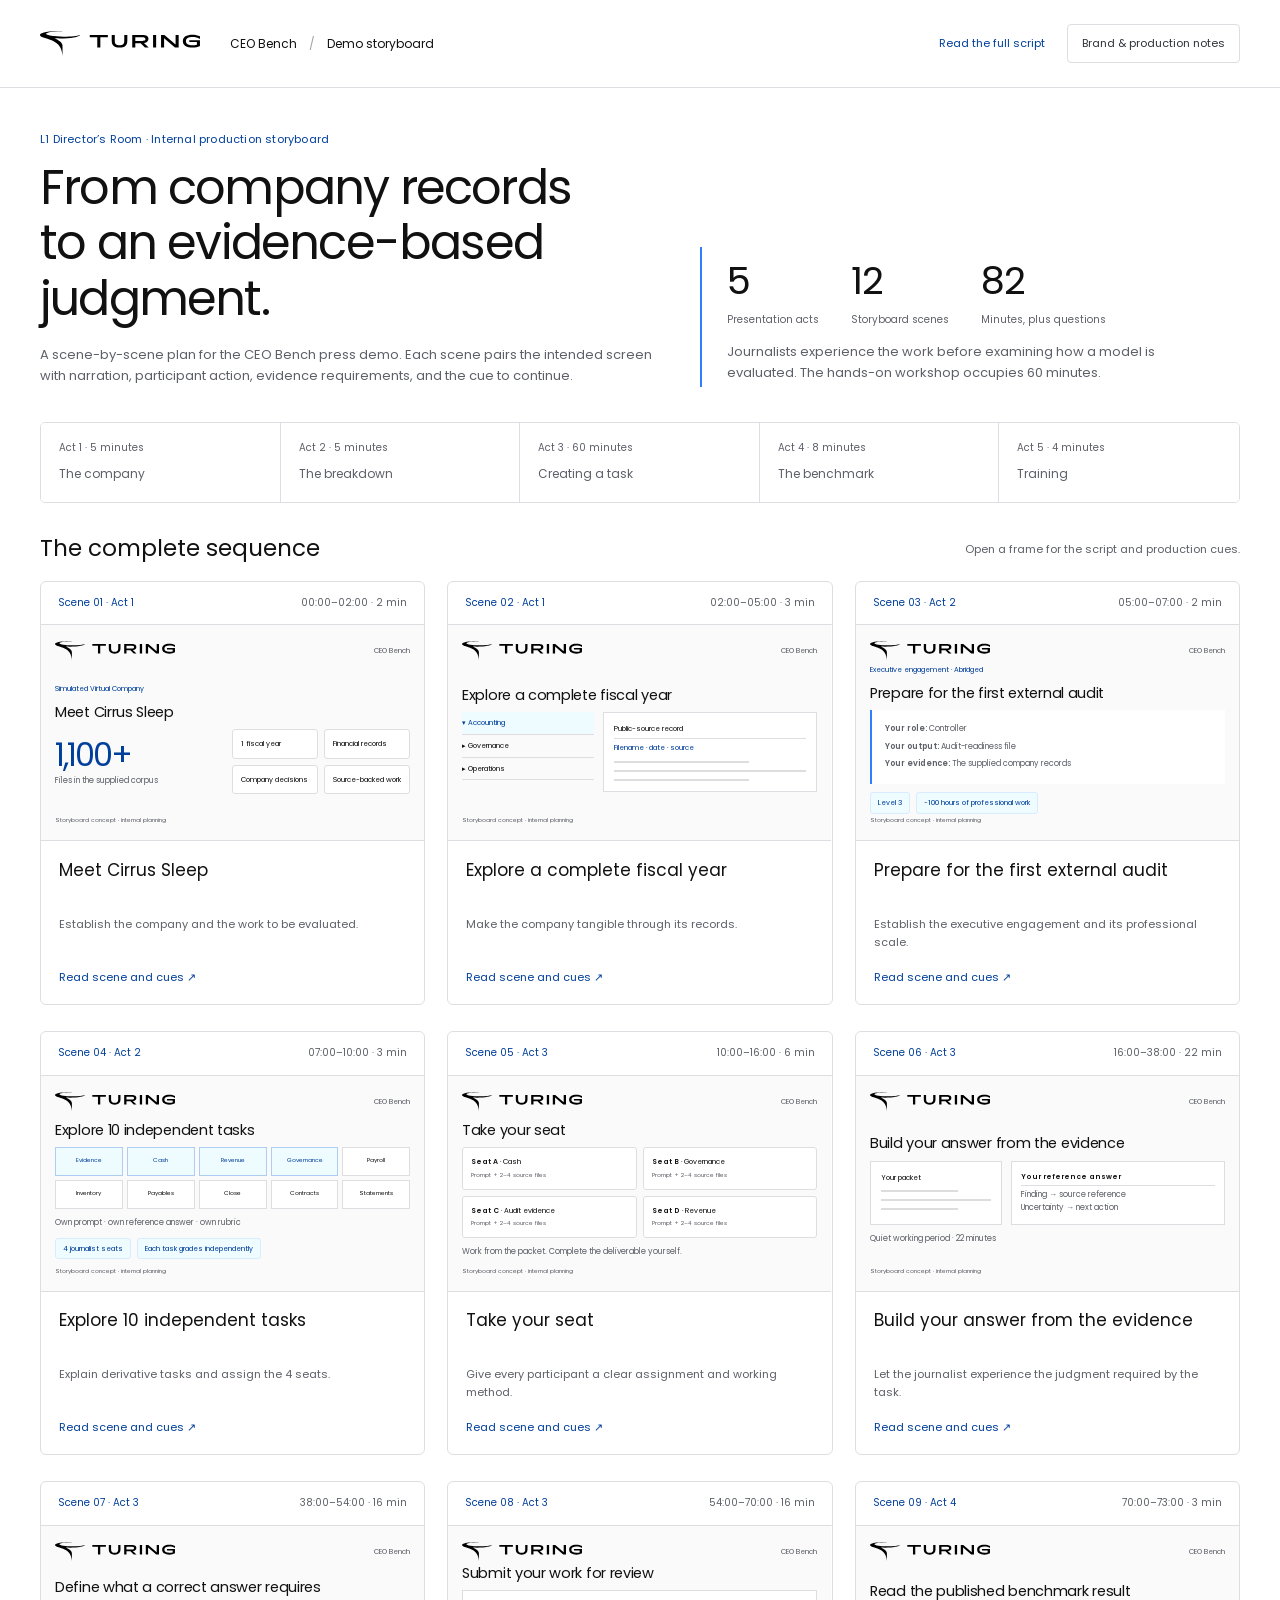
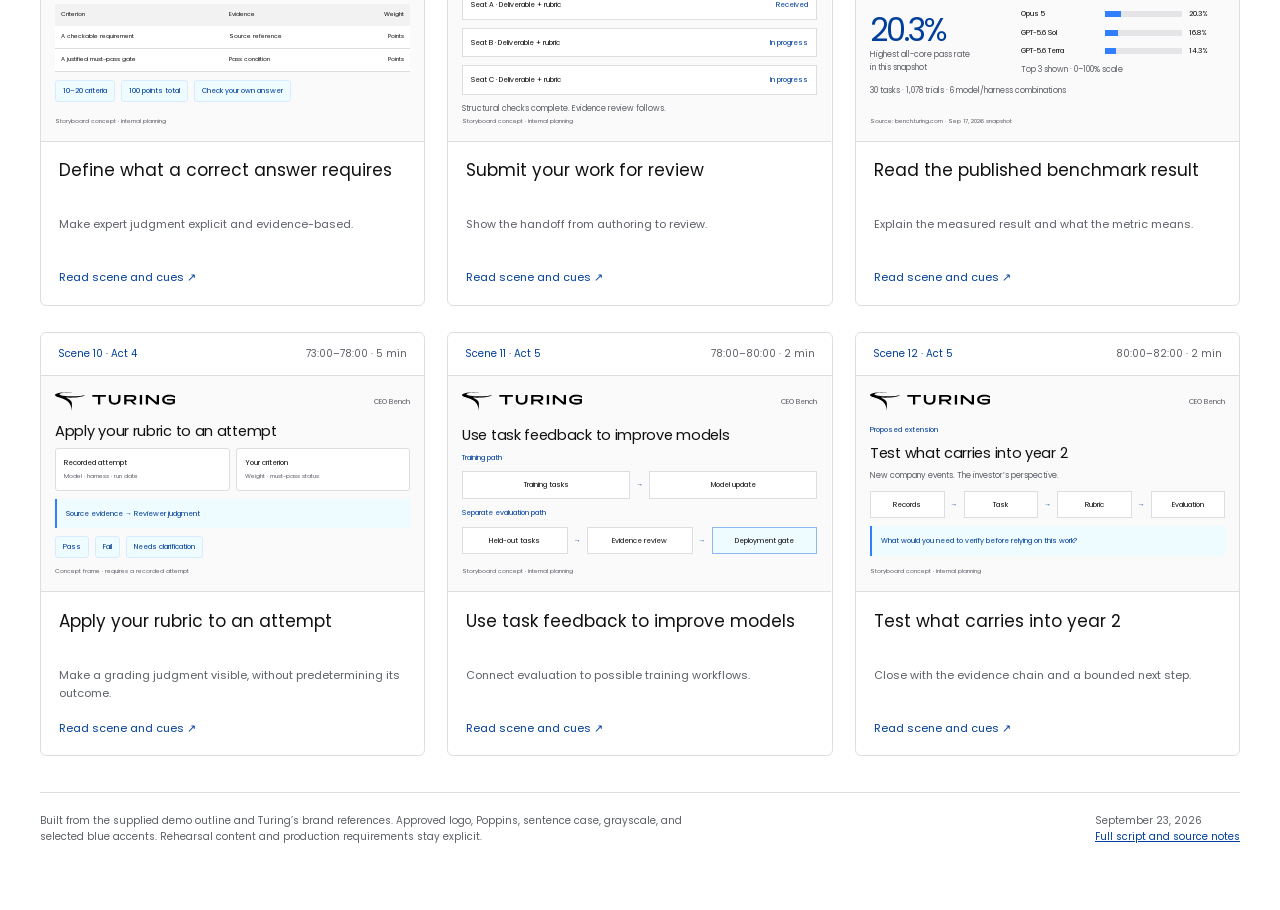
<file: index.html>
<!doctype html>
<html lang="en"><head><meta charset="UTF-8"><meta name="viewport" content="width=device-width,initial-scale=1"><title>CEO Bench demo storyboard · Turing</title><link rel="stylesheet" href="storyboard.css"></head><body>
<a class="skip" href="#main">Skip to storyboard</a>
<header><a href="#" class="logo" aria-label="Storyboard overview"><img src="assets/turing-logo.svg" alt="Turing" width="160" height="26"></a><div class="header-label">CEO Bench <span>/</span> Demo storyboard</div><div class="header-tools"><a href="storyboard.md">Read the full script</a><button id="brand-button">Brand & production notes</button></div></header>
<main id="main"></main>
<dialog id="notes" aria-labelledby="notes-heading"><div class="dialog-header"><h2 id="notes-heading">Brand and production notes</h2><button id="close-notes" aria-label="Close notes">×</button></div><div class="notes-body">
<p>This is an internal planning storyboard for the 5-act demo. Its visual treatment uses Turing’s primary font and approved logo. The frames describe the intended production experience; they are not screenshots of completed features.</p>
<h3>Applied brand rules</h3>
<ul><li>Full, unmodified Turing logo from the linked official asset folder, shown at 120px minimum with clear surrounding space.</li><li>Poppins regular and semibold throughout this internal artifact. No serif display font or APK Galeria/Poppins mixture.</li><li>Black, white, and gray foundations; selective blue accents. Dark blue <code>#003F9B</code> for readable small text and actions; blue <code>#317EFF</code> for non-text emphasis; light blue <code>#EEFBFF</code> for supporting panels.</li><li>Sentence-case headings, labels, and actions. Numerals by default, Oxford commas, expanded technical terms, and no em dashes.</li><li>Direct, evidence-led narration, with sources and dates adjacent to benchmark claims. No unsupported promises about model failure, training gains, or contamination.</li></ul>
<h3>Typography scope</h3><p>The July documents restrict APK Galeria to external marketing headings and also prohibit mixing it with Poppins, without specifying an external body font. This storyboard uses the unambiguous internal Poppins system. An external advertising treatment still needs that font decision resolved. The linked external-design file was not accessible through the connected Drive account.</p>
<h3>Source hierarchy</h3><p>The content playbook is dated July 30, 2026; the logo guide is updated July 2026. The broad “2026” guide has a 2025 cover. Where writing rules conflict, this storyboard follows the later playbook. This is a documented editorial choice.</p>
<h3>Keep these distinctions visible</h3><ul><li><b>Published results:</b> the 20.3% all-core figure is a dated snapshot, distinct from weighted reward. Refresh before the event.</li><li><b>Recorded model attempt:</b> requires an actual run artifact with model, harness, task version, and run date. Newly written criteria receive manual evidence review.</li><li><b>Prototype rehearsal:</b> illustrative packets, authored attempts, and annotated outcomes stay labeled. No model is called.</li><li><b>Single-laptop operation:</b> parallel paper work and sequential capture. Separate laptops require a shared session service.</li><li><b>Reference answers and rubrics:</b> show on screen only under the supplied event rules. Hand out only prompts, public-source files, and blank worksheets.</li></ul>
<h3>Production gaps</h3><p>Approved source packets, file/photo capture, a genuine recorded attempt, and a “needs clarification” grading state are required for the full storyboard. The current prototype supports typed memos, same-browser submissions, manual pass/fail, fixture annotations, and a synchronized audience view. It has not been restyled by this storyboard deliverable.</p>
<h3>References</h3><ul><li>Brand Guidelines 2026.pdf, pages 16–26</li><li>Logo Guidelines Q4 2025 - Present 2026.pdf, pages 2–5</li><li>Turing Content Playbook Working Doc.pdf, pages 3–5</li><li><a href="https://drive.google.com/drive/folders/1g9tYrlhJ94TAKwCFHZgoyvcImisVeXRL" target="_blank" rel="noopener">Official logo asset folder</a></li><li><a href="https://bench.turing.com/ceo-bench/about/" target="_blank" rel="noopener">CEO Bench methodology and results</a>, page dated September 17, checked September 23, 2026</li></ul>
</div></dialog>
<script src="scenes.js"></script><script src="storyboard.js"></script></body></html>
</file>
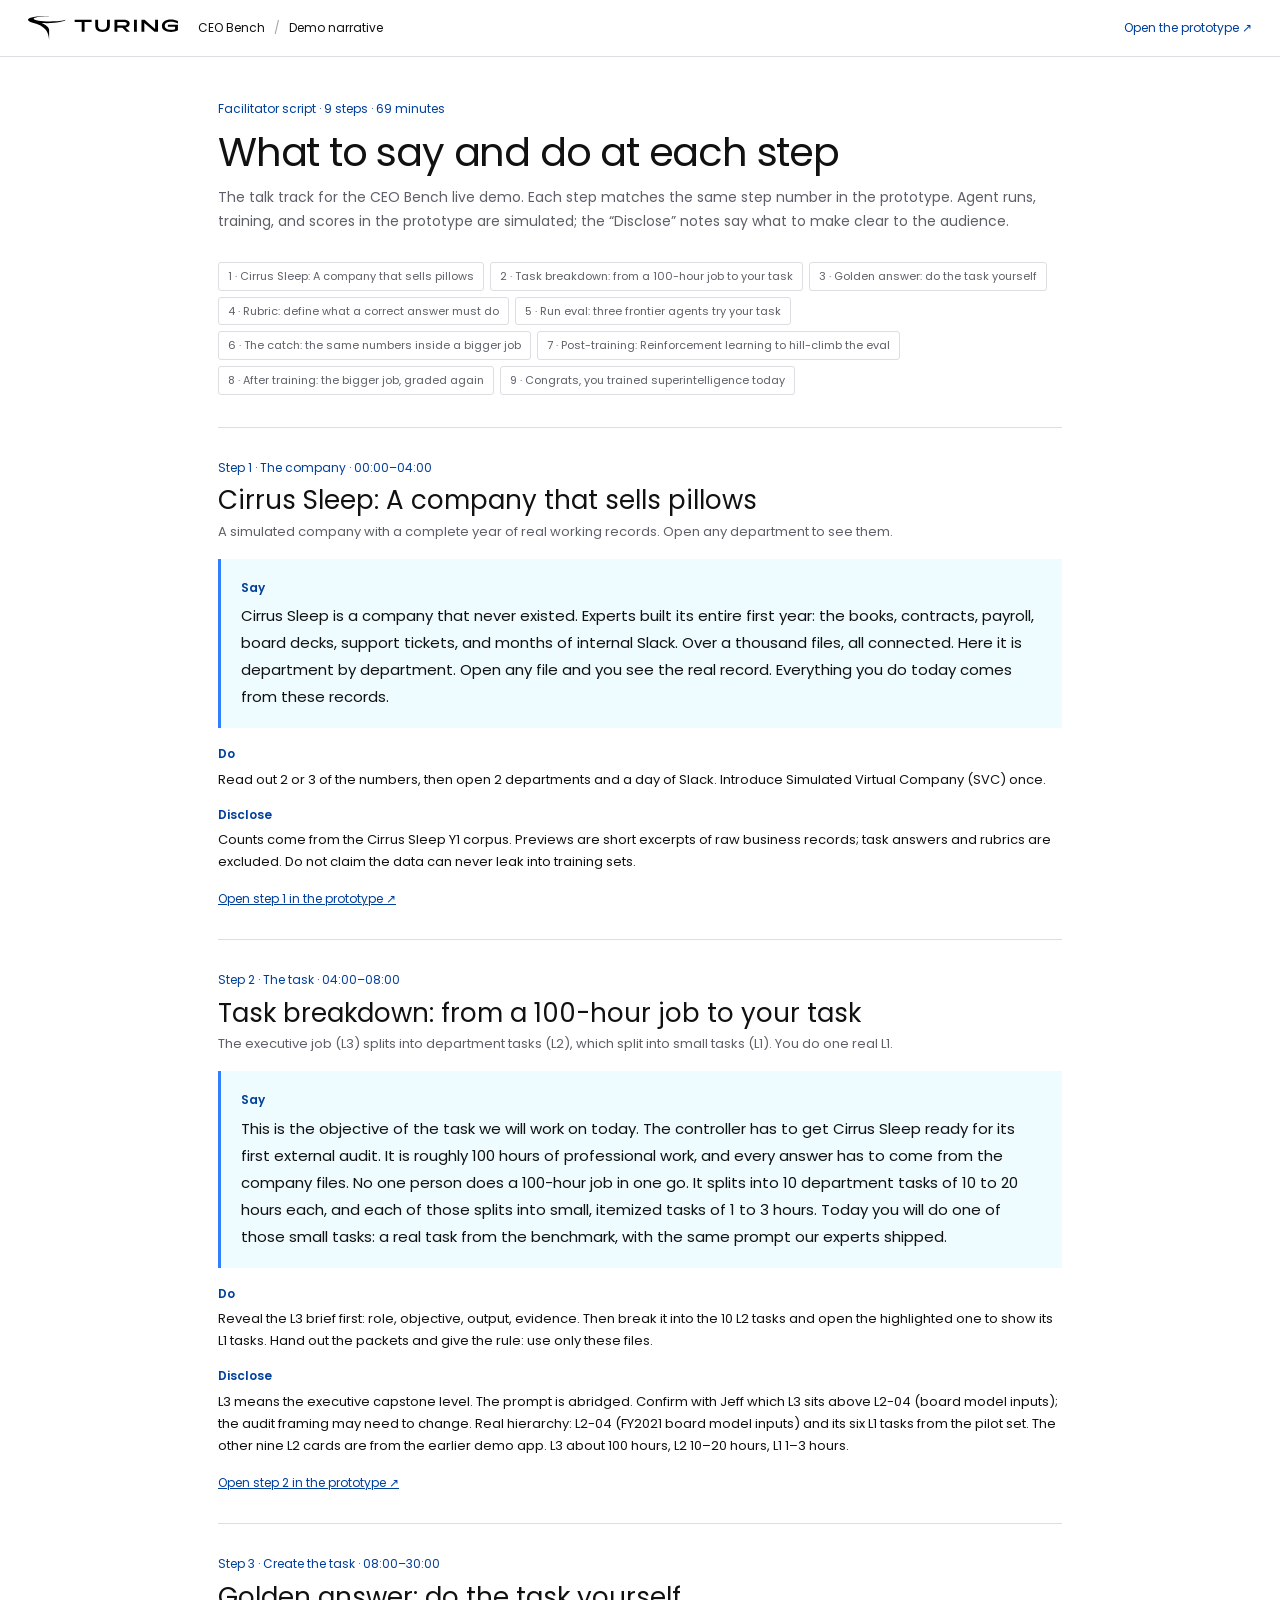
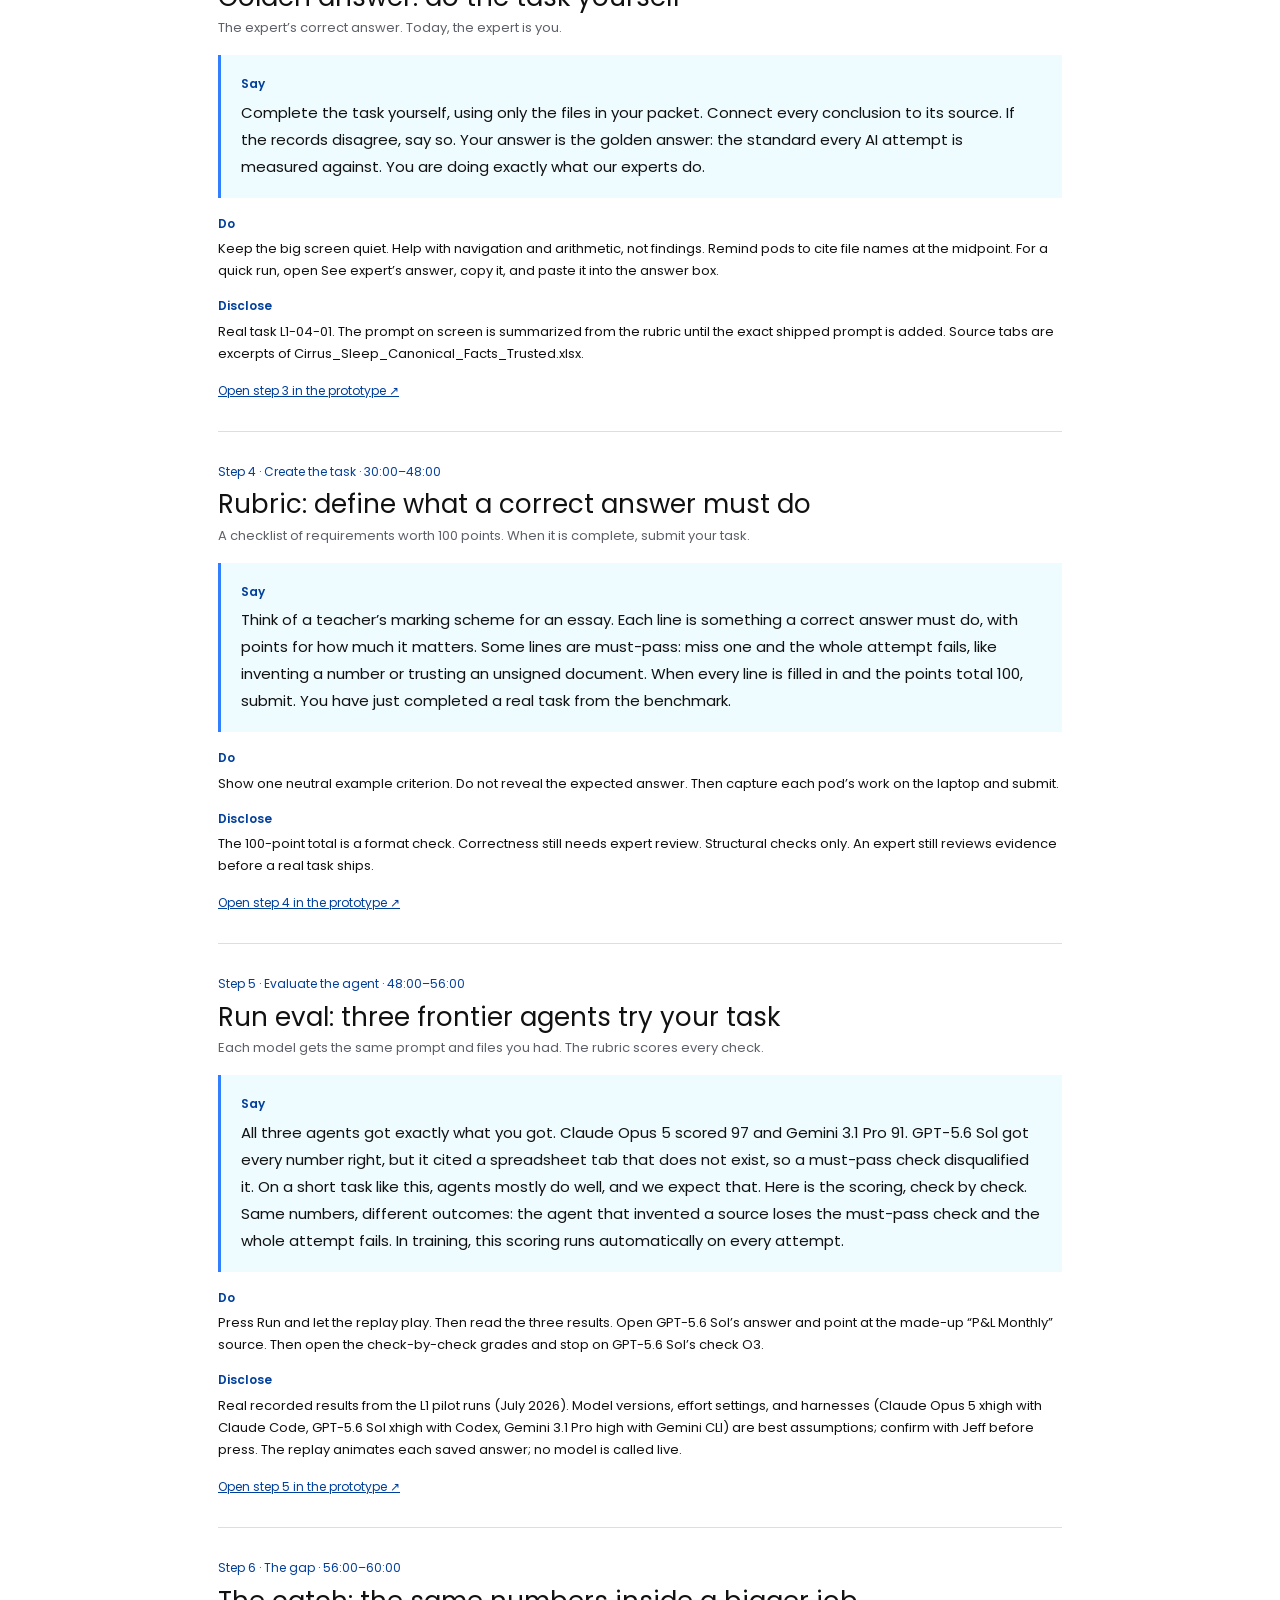
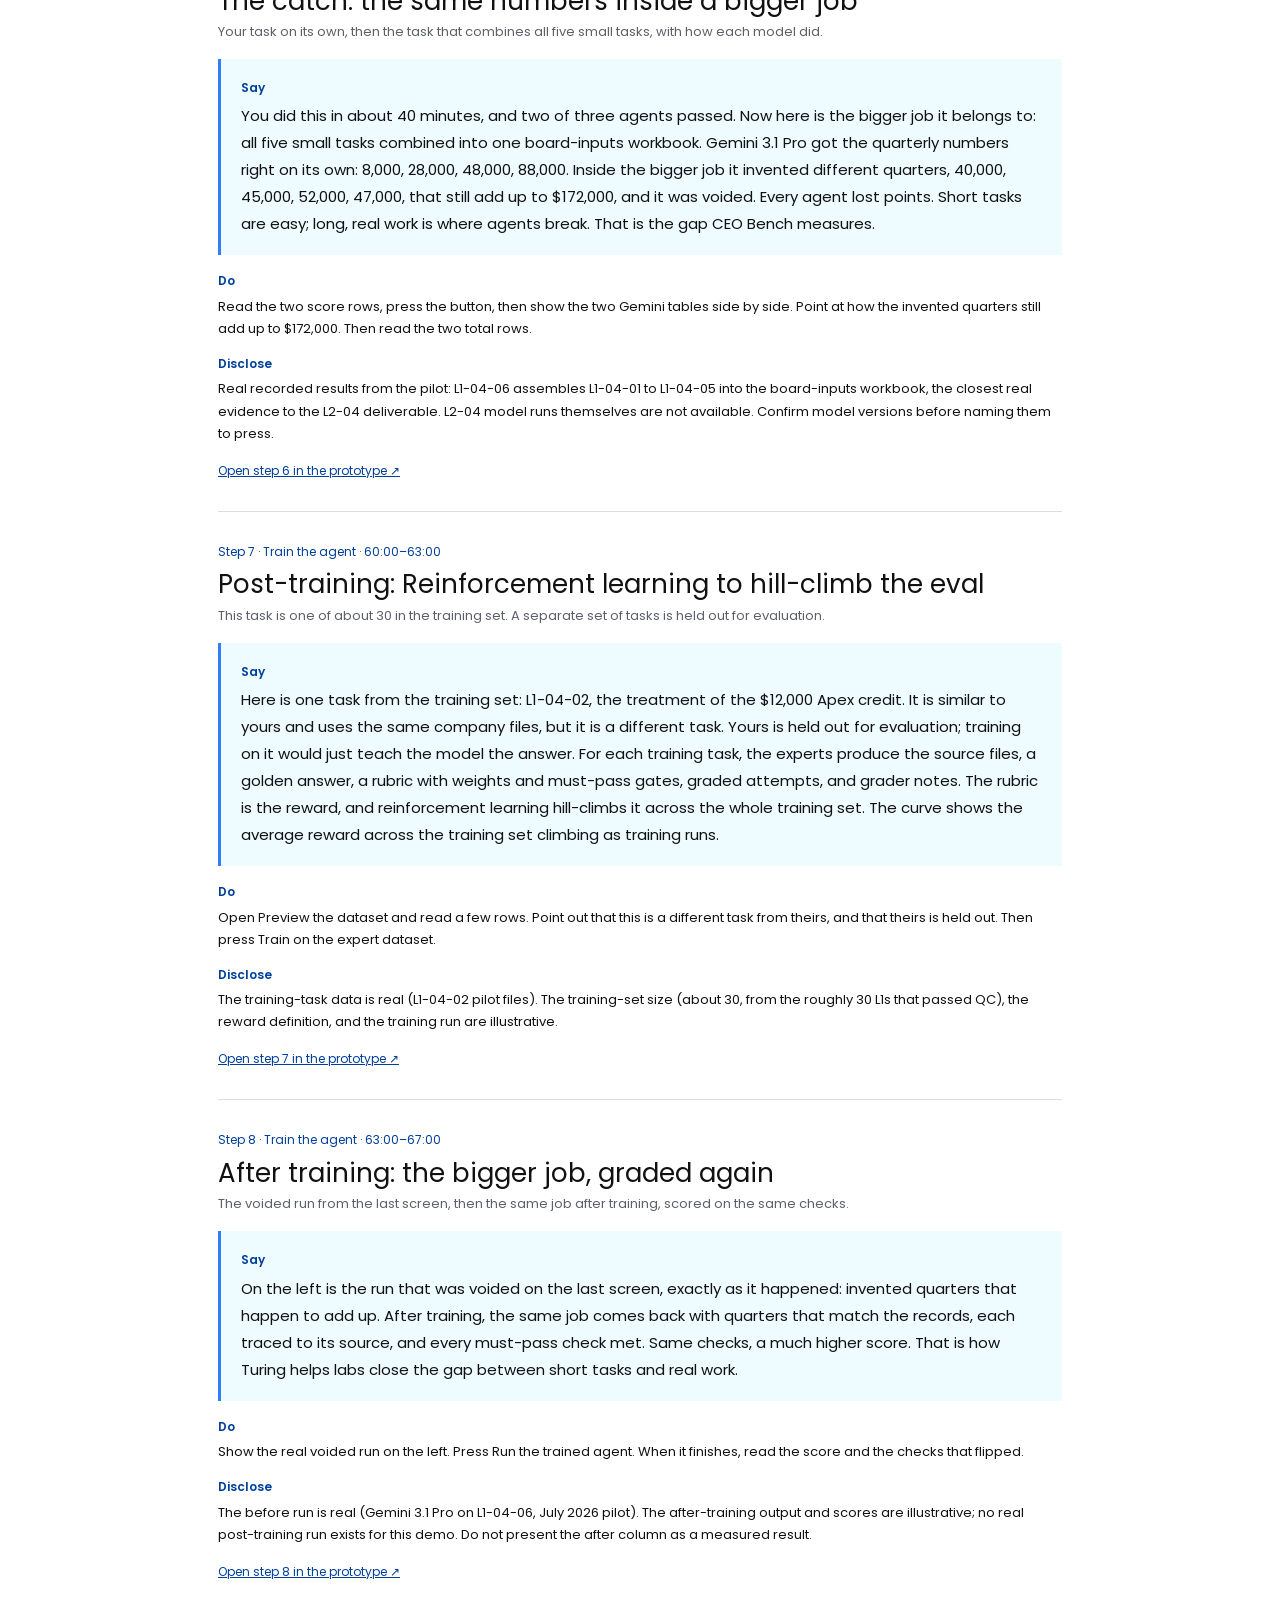
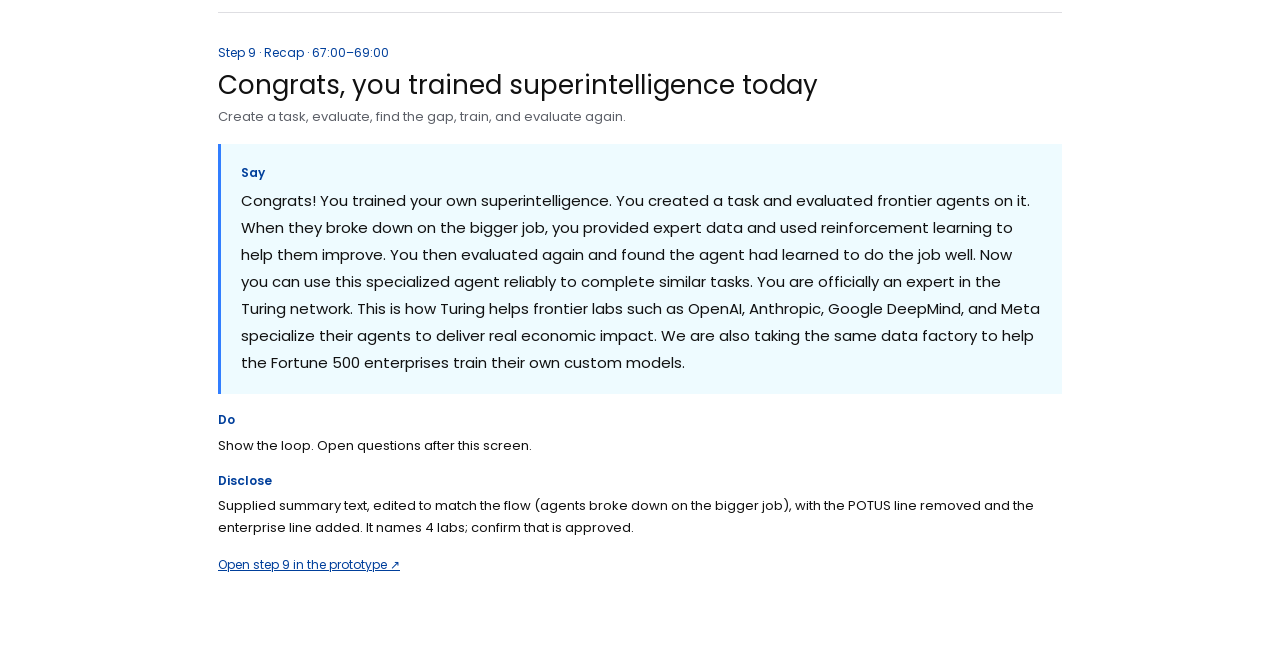
<file: narrative/index.html>
<!doctype html>
<html lang="en"><head><meta charset="UTF-8"><meta name="viewport" content="width=device-width,initial-scale=1"><title>CEO Bench demo narrative · Turing</title>
<style>
@font-face{font-family:Poppins;src:url('../prototype/assets/Poppins-Regular.ttf') format('truetype');font-weight:400;font-display:swap}
@font-face{font-family:Poppins;src:url('../prototype/assets/Poppins-SemiBold.ttf') format('truetype');font-weight:600;font-display:swap}
:root{--ink:#111;--muted:#5d6068;--line:#dedee2;--blue:#003f9b;--bright:#317eff;--pale:#eefbff}
*{box-sizing:border-box}body{font:14px/1.7 Poppins,Arial,sans-serif;margin:0;color:var(--ink);background:#fff}
h1,h2,h3,p{margin:0}h1,h2{font-weight:400;line-height:1.2}a{color:var(--blue)}
header{display:flex;align-items:center;gap:20px;padding:16px 28px;border-bottom:1px solid var(--line);flex-wrap:wrap}
header span{font-size:12px;margin-right:auto}header i{color:#a3a3a8;font-style:normal;margin:0 6px}header a{font-size:12px;text-decoration:none}
main{max-width:900px;margin:auto;padding:40px 28px 64px}
h1{font-size:40px;letter-spacing:-1.2px;margin:8px 0 10px}.eyebrow{font-size:12px;color:var(--blue)}.lede{color:var(--muted);margin-bottom:28px}
nav{display:flex;gap:6px;flex-wrap:wrap;margin-bottom:32px}nav a{font-size:11px;border:1px solid var(--line);border-radius:3px;padding:4px 9px;text-decoration:none;color:var(--muted)}
section{border-top:1px solid var(--line);padding:28px 0}
h2{font-size:26px;margin:6px 0 4px}.sub{color:var(--muted);font-size:13px;margin-bottom:16px}
.say{background:var(--pale);border-left:3px solid var(--bright);padding:18px 20px;font-size:15px;line-height:1.8;margin-bottom:16px}
h3{font-size:12px;font-weight:600;color:var(--blue);margin-bottom:4px}
.block{margin-bottom:14px;font-size:13px}.open{font-size:12px}
@media(max-width:700px){main,header{padding-left:16px;padding-right:16px}h1{font-size:30px}h2{font-size:22px}}
@media print{nav,header a,.open{display:none}section{break-inside:avoid}}
</style></head><body>
<header><img src="../prototype/assets/turing-logo.svg" alt="Turing" width="150"><span>CEO Bench <i>/</i> Demo narrative</span><a href="../prototype/" target="_blank" rel="noopener">Open the prototype ↗</a></header>
<main id="main"></main>
<script src="../prototype/content.js"></script>
<script>
const esc=v=>String(v).replace(/[&<>"']/g,c=>({'&':'&amp;','<':'&lt;','>':'&gt;','"':'&quot;',"'":'&#39;'}[c]));
document.querySelector('#main').innerHTML=`<span class="eyebrow">Facilitator script · ${STEPS.length} steps · ${STEPS.at(-1).time.split('–')[1].split(':')[0]} minutes</span><h1>What to say and do at each step</h1><p class="lede">The talk track for the CEO Bench live demo. Each step matches the same step number in the prototype. Agent runs, training, and scores in the prototype are simulated; the “Disclose” notes say what to make clear to the audience.</p><nav aria-label="Steps">${STEPS.map((s,i)=>`<a href="#step-${i+1}">${i+1} · ${esc(s.title)}</a>`).join('')}</nav>${STEPS.map((s,i)=>`<section id="step-${i+1}"><span class="eyebrow">Step ${i+1} · ${esc(s.act)} · ${s.time}</span><h2>${esc(s.title)}</h2><p class="sub">${esc(s.sub)}</p><div class="say"><h3>Say</h3>${esc(s.say)}</div><div class="block"><h3>Do</h3>${esc(s.cue)}</div><div class="block"><h3>Disclose</h3>${esc(s.disclose)}</div><a class="open" href="../prototype/#step-${i+1}" target="_blank" rel="noopener">Open step ${i+1} in the prototype ↗</a></section>`).join('')}`;
</script></body></html>
</file>
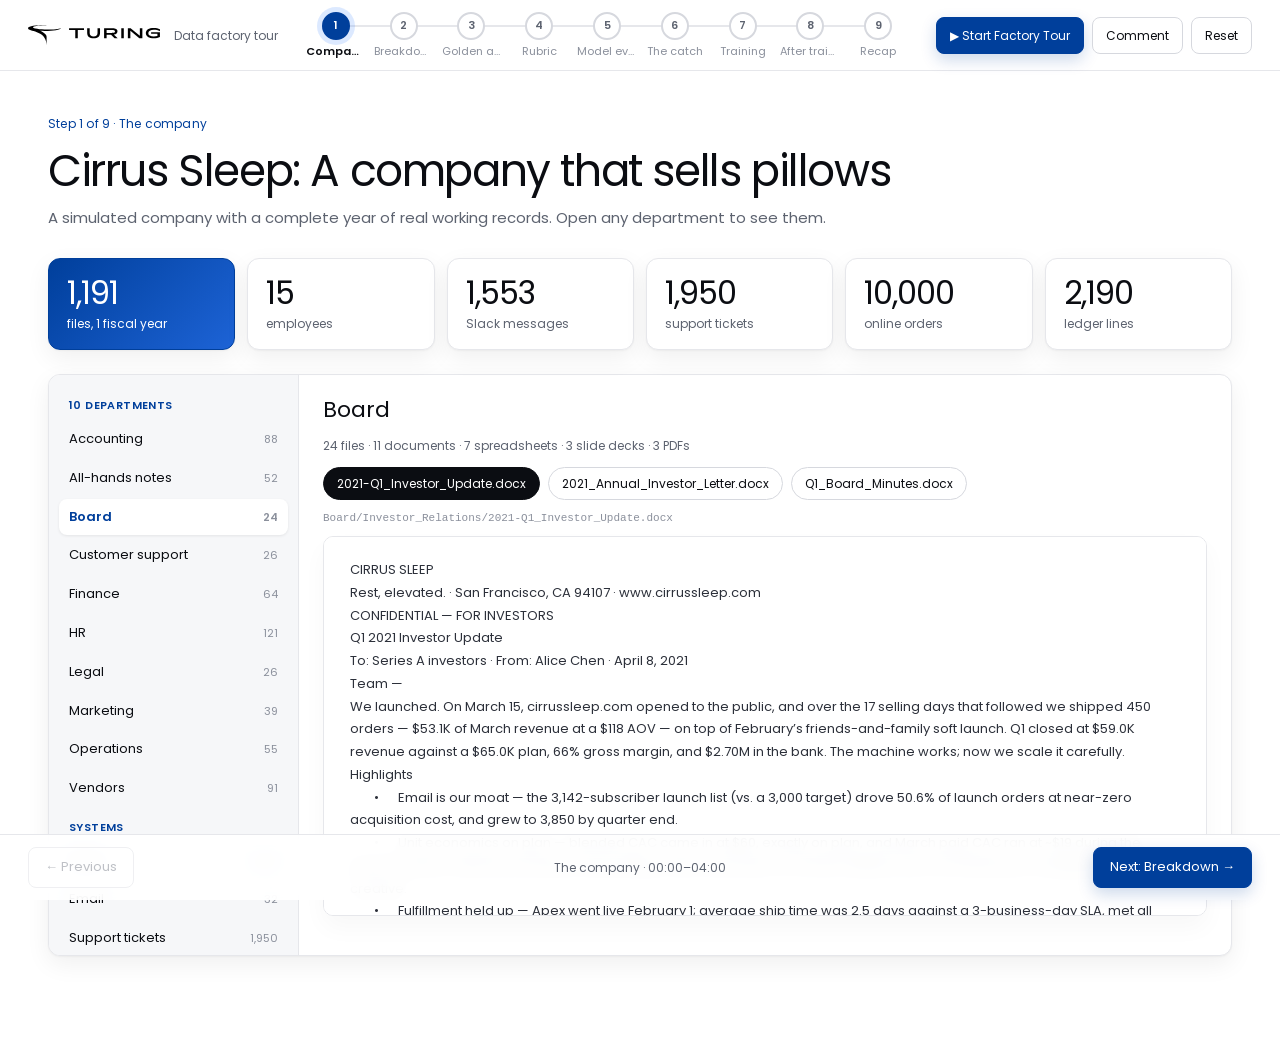
<file: prototype/index.html>
<!doctype html>
<html lang="en"><head><meta charset="UTF-8"><meta name="viewport" content="width=device-width,initial-scale=1"><title>Data factory tour · Turing</title><link rel="stylesheet" href="styles.css?v=6dec30a4"></head><body>
<div id="demo-bar" hidden><span id="demo-say"></span><span id="demo-count"></span><div class="track"><span id="demo-fill" class="after"></span></div></div>
<header><div class="brand"><img class="logo" src="assets/turing-logo.svg" alt="Turing" width="132"><span class="product">Data factory tour</span></div><nav id="steps" aria-label="Demo steps"></nav><div class="tools"><button id="play" class="primary">▶ Start Factory Tour</button><button id="notes-btn">Comment</button><button id="reset">Reset</button></div></header>
<div id="confirm" class="confirm" hidden role="alertdialog" aria-label="Reset session"><span>Clear the answer, rubric, and results on this browser? Comments are kept.</span><button id="reset-yes" class="primary">Reset</button><button id="reset-no">Cancel</button></div>
<main id="main"></main>
<aside id="notes-panel" hidden aria-label="Comments"><div class="row between"><b>Comment on this screen</b><button id="notes-close" aria-label="Close comments">×</button></div><span id="note-step" class="label"></span><textarea id="note-text" placeholder="What should change on this screen? To change copy, quote the old text and write the new text."></textarea><small id="notes-status" class="small">Comments save in this browser.</small><button id="notes-copy" class="primary">Copy all comments</button><textarea id="notes-all" hidden aria-label="All comments"></textarea><small class="small">Paste them into the Slack thread when you’re done.</small></aside>
<dialog id="detail" aria-labelledby="detail-title"><div class="row between"><h2 id="detail-title"></h2><button data-act="close-detail" aria-label="Close">×</button></div><div id="detail-body"></div></dialog>
<footer><button id="prev">← Previous</button><span id="where"></span><button id="next" class="primary">Next →</button></footer>
<script src="content.js?v=6dec30a4"></script><script src="corpus.js?v=6dec30a4"></script><script src="l1.js?v=6dec30a4"></script><script src="data.js?v=6dec30a4"></script><script src="app.js?v=6dec30a4"></script></body></html>
</file>
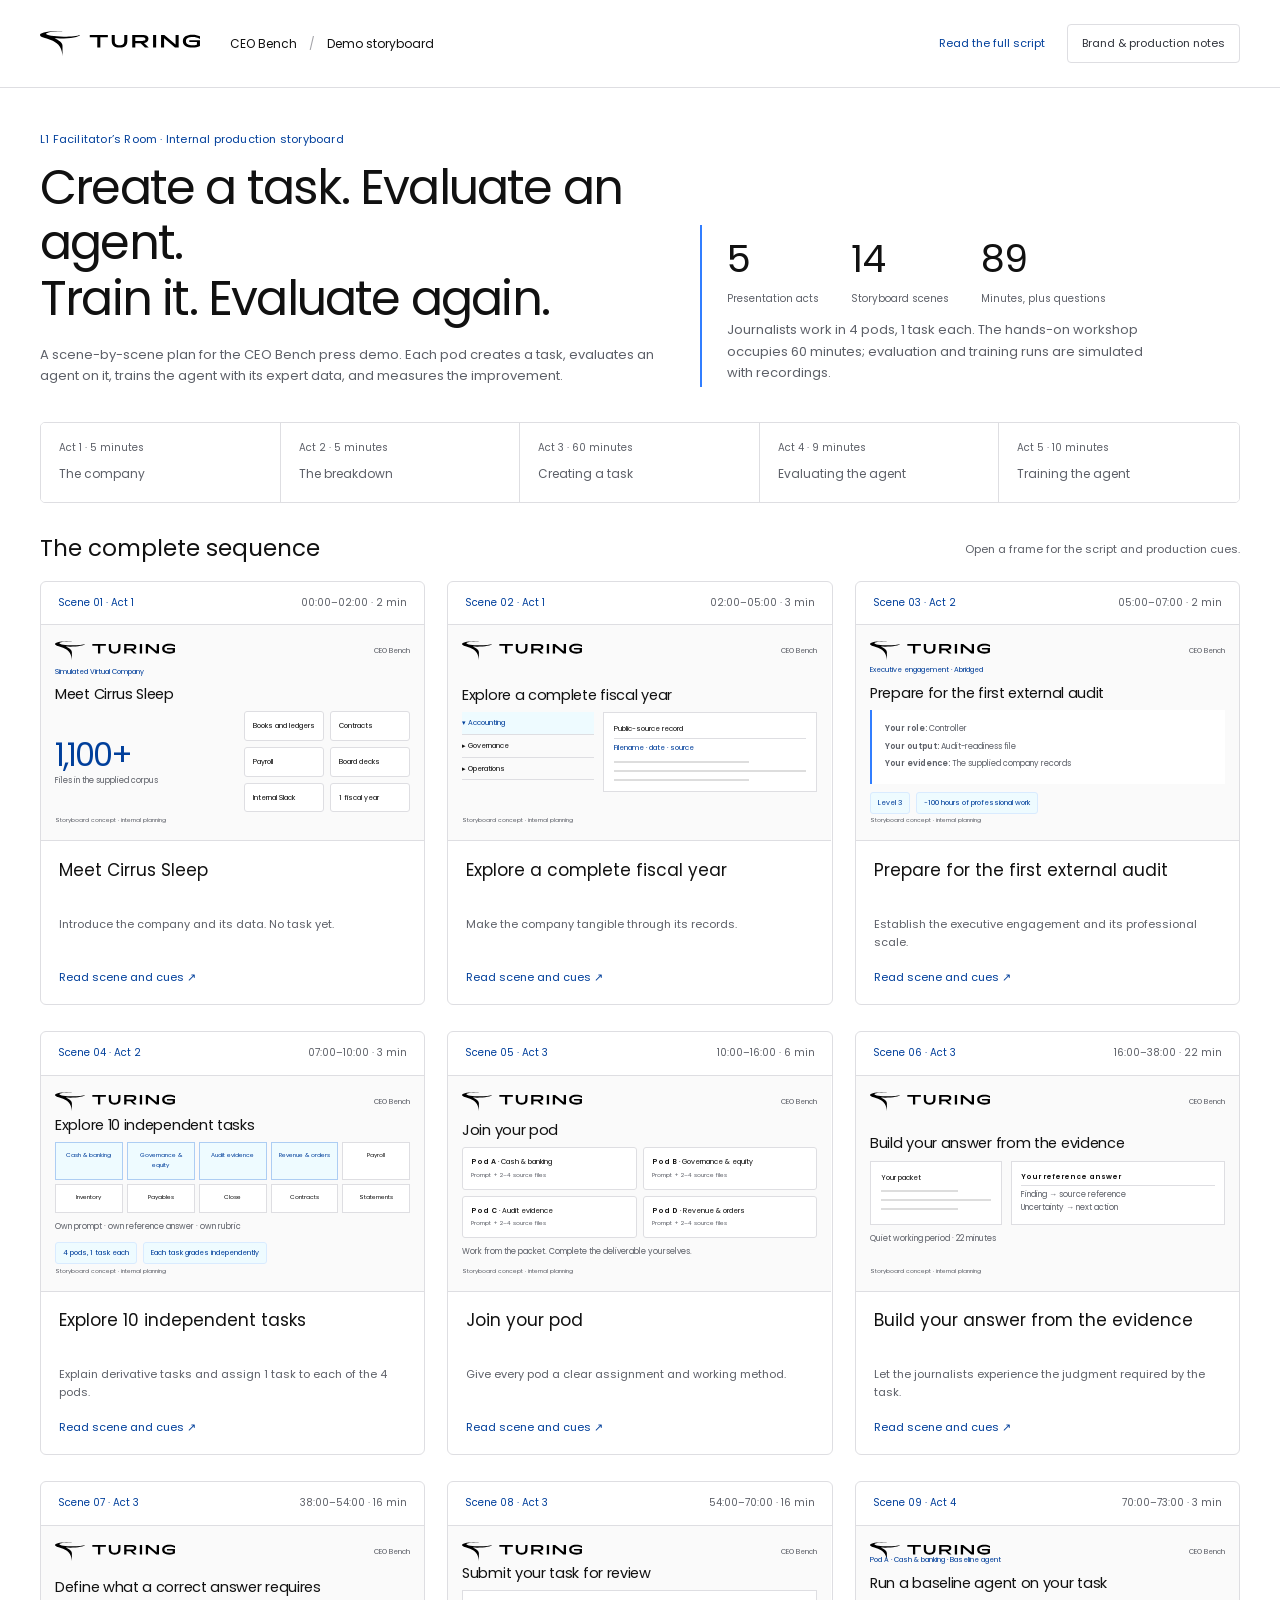
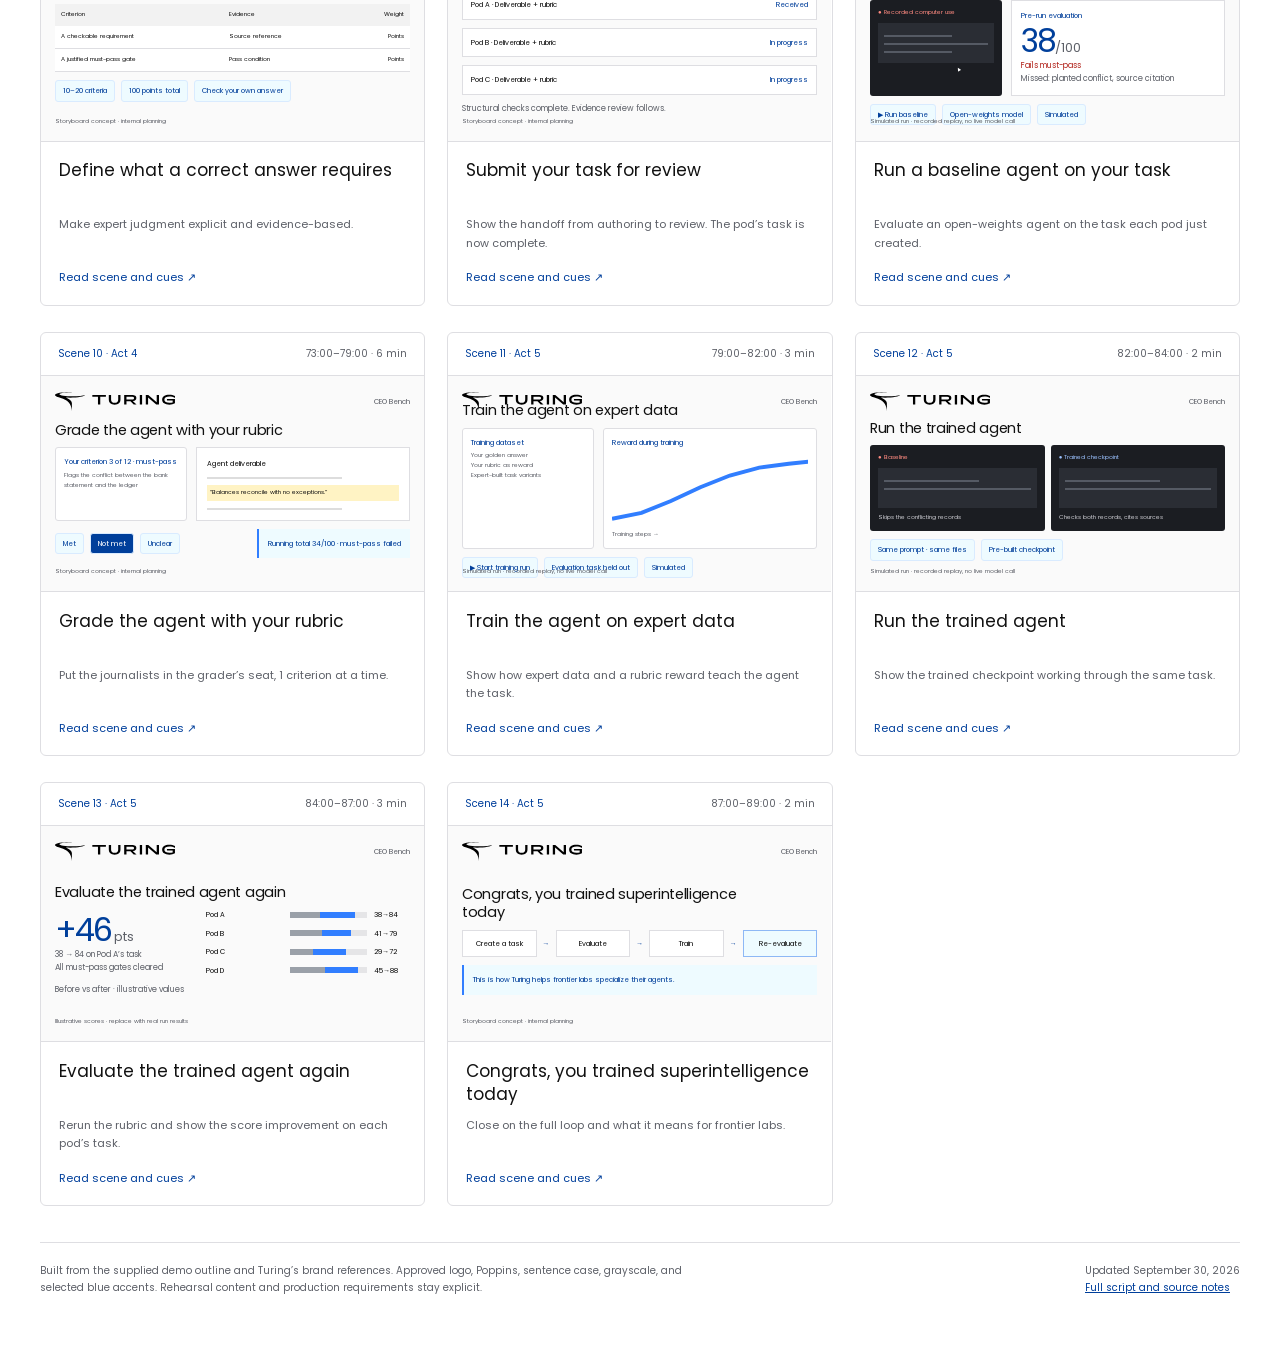
<file: v2/index.html>
<!doctype html>
<html lang="en"><head><meta charset="UTF-8"><meta name="viewport" content="width=device-width,initial-scale=1"><title>CEO Bench demo storyboard · Turing</title><link rel="stylesheet" href="storyboard.css"></head><body>
<a class="skip" href="#main">Skip to storyboard</a>
<header><a href="#" class="logo" aria-label="Storyboard overview"><img src="assets/turing-logo.svg" alt="Turing" width="160" height="26"></a><div class="header-label">CEO Bench <span>/</span> Demo storyboard</div><div class="header-tools"><a href="storyboard.md">Read the full script</a><button id="brand-button">Brand & production notes</button></div></header>
<main id="main"></main>
<dialog id="notes" aria-labelledby="notes-heading"><div class="dialog-header"><h2 id="notes-heading">Brand and production notes</h2><button id="close-notes" aria-label="Close notes">×</button></div><div class="notes-body">
<p>This is an internal planning storyboard for the 5-act demo, revised September 30, 2026 after stakeholder feedback: facilitator terminology, 1 task per pod, and a create, evaluate, train, and re-evaluate loop. Its visual treatment uses Turing’s primary font and approved logo. The frames describe the intended production experience; they are not screenshots of completed features.</p>
<h3>Applied brand rules</h3>
<ul><li>Full, unmodified Turing logo from the linked official asset folder, shown at 120px minimum with clear surrounding space.</li><li>Poppins regular and semibold throughout this internal artifact. No serif display font or APK Galeria/Poppins mixture.</li><li>Black, white, and gray foundations; selective blue accents. Dark blue <code>#003F9B</code> for readable small text and actions; blue <code>#317EFF</code> for non-text emphasis; light blue <code>#EEFBFF</code> for supporting panels.</li><li>Sentence-case headings, labels, and actions. Numerals by default, Oxford commas, expanded technical terms, and no em dashes.</li><li>Direct, evidence-led narration, with sources and dates adjacent to benchmark claims. No unsupported promises about model failure, training gains, or contamination.</li></ul>
<h3>Typography scope</h3><p>The July documents restrict APK Galeria to external marketing headings and also prohibit mixing it with Poppins, without specifying an external body font. This storyboard uses the unambiguous internal Poppins system. An external advertising treatment still needs that font decision resolved. The linked external-design file was not accessible through the connected Drive account.</p>
<h3>Source hierarchy</h3><p>The content playbook is dated July 30, 2026; the logo guide is updated July 2026. The broad “2026” guide has a 2025 cover. Where writing rules conflict, this storyboard follows the later playbook. This is a documented editorial choice.</p>
<h3>Keep these distinctions visible</h3><ul><li><b>Simulated runs:</b> baseline, training, trained-checkpoint, and re-evaluation scenes replay recordings and pre-computed results. No model is called live. Each recording needs model or checkpoint, harness, task version, and run date.</li><li><b>Illustrative scores:</b> the 38 → 84 values in the frames are placeholders until real runs exist.</li><li><b>Held-out evaluation:</b> train on expert-built task variants; evaluate on the pod’s own task.</li><li><b>Prototype rehearsal:</b> illustrative packets, authored attempts, and annotated outcomes stay labeled. No model is called.</li><li><b>Single-laptop operation:</b> parallel paper work in 4 pods and sequential capture. Separate laptops require a shared session service.</li><li><b>Reference answers and rubrics:</b> show on screen only under the supplied event rules. Hand out only prompts, public-source files, and blank worksheets.</li></ul>
<h3>Production gaps</h3><p>Approved source packets, file/photo capture, 4 baseline and 4 trained-checkpoint computer-use recordings, pre-computed evaluations, a training dataset card and reward curve, a side-by-side scoring screen with an “unclear” state, and a claims review of the closing summary are required for the full storyboard. The current prototype supports typed memos, same-browser submissions, manual pass/fail, fixture annotations, and a synchronized audience view. It has not been restyled by this storyboard deliverable.</p>
<h3>References</h3><ul><li>Brand Guidelines 2026.pdf, pages 16–26</li><li>Logo Guidelines Q4 2025 - Present 2026.pdf, pages 2–5</li><li>Turing Content Playbook Working Doc.pdf, pages 3–5</li><li><a href="https://drive.google.com/drive/folders/1g9tYrlhJ94TAKwCFHZgoyvcImisVeXRL" target="_blank" rel="noopener">Official logo asset folder</a></li><li><a href="https://bench.turing.com/ceo-bench/about/" target="_blank" rel="noopener">CEO Bench methodology and results</a>, page dated September 17, checked September 23, 2026. The leaderboard scene was removed; keep as backup only.</li></ul>
</div></dialog>
<script src="scenes.js"></script><script src="storyboard.js"></script></body></html>
</file>
<file: storyboard.css>
@font-face{font-family:Poppins;src:url('assets/Poppins-Regular.ttf') format('truetype');font-weight:400;font-display:swap}@font-face{font-family:Poppins;src:url('assets/Poppins-SemiBold.ttf') format('truetype');font-weight:600;font-display:swap}
:root{--ink:#111;--muted:#5d6068;--line:#dedee2;--gray:#f2f2f2;--blue:#003f9b;--bright:#317eff;--pale:#eefbff}*{box-sizing:border-box}body{font:14px/1.65 Poppins,Arial,sans-serif;margin:0;background:#fff;color:var(--ink)}h1,h2,h3,h4,p{margin:0}h1,h2,h3,h4{font-weight:400;line-height:1.2}button,a{-webkit-tap-highlight-color:transparent}button{font:inherit;cursor:pointer}a{color:var(--blue)}button:focus-visible,a:focus-visible{outline:3px solid var(--bright);outline-offset:5px}button:disabled{cursor:not-allowed;opacity:.4}.skip{position:absolute;left:20px;top:-100px;background:white;z-index:100}.skip:focus{top:15px}header{display:flex;gap:30px;align-items:center;justify-content:space-between;min-height:88px;border-bottom:1px solid var(--line);padding:20px 40px}.logo{display:flex;padding:10px 0;flex:none}.logo img{display:block;width:160px;height:auto}.header-label{margin-right:auto;font-size:12px}.header-label span{color:#a3a3a8;margin:0 9px}.header-tools{display:flex;align-items:center;gap:22px;font-size:11px}.header-tools a{text-decoration:none}.header-tools button,.outline-button{border:1px solid var(--line);background:white;padding:9px 14px;border-radius:4px;font-size:11px;color:#30333b}main{max-width:1440px;margin:auto;padding:42px 40px 64px}.eyebrow{font-size:11px;color:var(--blue);letter-spacing:.2px}.hero{display:grid;grid-template-columns:1.15fr 1fr;gap:40px;align-items:end;margin-bottom:35px}.hero h1{font-size:48px;line-height:1.15;letter-spacing:-1.8px;margin:12px 0 18px}.hero p{font-size:13px;color:var(--muted);max-width:620px}.hero-summary{border-left:2px solid var(--bright);padding:3px 0 3px 25px}.hero-summary strong{font-size:38px;font-weight:400;letter-spacing:-1px}.hero-summary .counts{display:flex;gap:32px;margin-bottom:12px}.hero-summary small{display:block;font-size:10px;color:var(--muted)}.hero-summary p{max-width:440px}.acts{display:grid;grid-template-columns:repeat(5,1fr);border:1px solid var(--line);border-radius:5px;overflow:hidden;margin-bottom:32px}.act{border:0;border-right:1px solid var(--line);background:white;text-align:left;padding:17px 18px;color:var(--muted)}.act:last-child{border:0}.act:hover,.act.active{background:var(--pale);color:var(--blue)}.act span{display:block;font-size:10px;margin-bottom:6px}.act strong{font-size:12px;font-weight:400}.board-top{display:flex;align-items:center;justify-content:space-between;margin:30px 0 18px;gap:20px}.board-top h2{font-size:23px}.board-top small{font-size:11px;color:var(--muted)}.board{display:grid;grid-template-columns:repeat(3,minmax(0,1fr));gap:26px 22px}.scene-card{border:1px solid var(--line);border-radius:6px;overflow:hidden;background:white;transition:box-shadow .2s,transform .2s}.scene-card:hover{box-shadow:0 8px 28px #001d5810;transform:translateY(-2px)}.card-trigger{display:block;width:100%;text-align:left;background:transparent;border:0;padding:0;color:inherit}.card-meta{display:flex;justify-content:space-between;align-items:center;padding:13px 17px;font-size:10px;border-bottom:1px solid var(--line);color:var(--muted)}.scene-no{color:var(--blue)}.card-caption{padding:18px}.card-caption h3{font-size:17px;line-height:1.35;margin-bottom:10px;min-height:46px}.card-caption p{font-size:11px;color:var(--muted);min-height:37px}.card-caption .open{display:block;color:var(--blue);font-size:11px;margin-top:16px}.card-trigger .frame{border-bottom:1px solid var(--line)}.artifact-footer{border-top:1px solid var(--line);padding-top:20px;margin-top:36px;display:flex;justify-content:space-between;gap:24px;color:var(--muted);font-size:10px}.artifact-footer p{max-width:660px}
/* Audience-frame thumbnails are intentionally schematic. */
.frame{aspect-ratio:16/9;position:relative;container-type:inline-size;background:#fafafa;padding:14px;overflow:hidden;display:flex;flex-direction:column;gap:8px}.frame-head{display:flex;justify-content:space-between;align-items:center;font-size:8px;color:var(--muted);min-height:23px}.frame-head img{width:120px;height:auto;display:block}.frame-head span{font-size:clamp(7px,1.4cqw,12px)}.frame-body{flex:1;min-height:0;display:flex;flex-direction:column;justify-content:center;gap:8px}.frame h3{font-size:clamp(13px,4.1cqw,32px);letter-spacing:-.3px;line-height:1.25;max-width:90%}.frame p{font-size:clamp(8px,1.65cqw,13px);line-height:1.6;color:var(--muted)}.frame-foot{font-size:clamp(6px,1.3cqw,10px);color:var(--muted);margin-top:auto}.frame-label{font-size:clamp(7px,1.5cqw,11px);color:var(--blue)}.mini-row{display:flex;gap:8px;align-items:center;justify-content:space-between}.mini-pills{display:flex;gap:6px;flex-wrap:wrap}.pill{padding:4px 7px;background:var(--pale);color:var(--blue);border:1px solid #d9ebff;border-radius:3px;font-size:clamp(7px,1.45cqw,11px)}.mini-stat{font-size:clamp(25px,9cqw,67px);letter-spacing:-2px;line-height:1.2;color:var(--blue)}.mini-grid{display:grid;gap:6px;grid-template-columns:repeat(2,1fr)}.mini-card{background:white;border:1px solid var(--line);border-radius:3px;padding:8px;font-size:clamp(7px,1.65cqw,12px)}.mini-card b{font-weight:600}.mini-card .sub{font-size:clamp(6px,1.4cqw,10px);color:var(--muted);margin-top:3px}.mini-divider{height:1px;background:var(--line);margin:3px 0}.mini-columns{display:grid;grid-template-columns:.8fr 1.3fr;gap:9px;align-items:stretch}.mini-document{background:white;border:1px solid var(--line);padding:10px;font-size:clamp(7px,1.4cqw,11px)}.mini-document .paperline{height:2px;background:#ddd;margin-top:7px}.mini-document .paperline:nth-child(odd){width:70%}.tree-row{padding:5px 0;font-size:clamp(7px,1.6cqw,12px);border-bottom:1px solid var(--line)}.tree-row.selected{color:var(--blue);background:var(--pale)}.mini-mandate{padding:13px;border-left:2px solid var(--bright);background:white;display:grid;gap:5px}.task-mini-grid{display:grid;grid-template-columns:repeat(5,1fr);gap:4px}.task-mini-grid div{background:white;border:1px solid var(--line);padding:8px 3px;font-size:clamp(6px,1.3cqw,10px);text-align:center;min-height:29px}.task-mini-grid .seat{background:var(--pale);border-color:#adcdf3;color:var(--blue)}.mini-answer{border:1px solid var(--line);padding:9px;background:white;font-size:clamp(7px,1.65cqw,12px)}.mini-table{width:100%;border-collapse:collapse;font-size:clamp(6px,1.4cqw,11px);background:white}.mini-table th{text-align:left;font-weight:400;background:var(--gray);padding:6px}.mini-table td{padding:6px;border-bottom:1px solid var(--line)}.mini-table th:last-child,.mini-table td:last-child{text-align:right}.mini-inbox{background:white;border:1px solid var(--line);padding:8px;font-size:clamp(7px,1.6cqw,12px);display:flex;justify-content:space-between;gap:10px}.mini-inbox span:last-child{color:var(--blue)}.chart-mini{display:grid;gap:7px}.chart-mini .bar-row{display:grid;grid-template-columns:1fr 1fr 36px;gap:7px;align-items:center;font-size:clamp(7px,1.4cqw,11px)}.bar-track{height:6px;background:#e5e5e7}.bar-track span{display:block;height:100%;background:var(--bright)}.metric-panel{display:grid;grid-template-columns:.8fr 1.2fr;gap:15px;align-items:center}.judgment{background:var(--pale);padding:9px;color:var(--blue);font-size:clamp(7px,1.5cqw,12px);border-left:2px solid var(--bright)}.mini-path{display:flex;gap:6px;align-items:center;justify-content:space-between;font-size:clamp(7px,1.5cqw,12px)}.mini-path span{background:white;border:1px solid var(--line);padding:7px;flex:1;text-align:center}.mini-path i{color:var(--blue);font-style:normal}.mini-path .gate{border-color:#8eb8f5;background:var(--pale)}
/* Detailed scene view */
.detail-nav{display:flex;align-items:center;justify-content:space-between;margin-bottom:24px;gap:15px}.detail-nav .buttons{display:flex;gap:8px}.detail-title{display:flex;align-items:flex-end;justify-content:space-between;gap:20px;margin-bottom:24px}.detail-title h1{font-size:36px;letter-spacing:-1px;margin:9px 0}.detail-title p{color:var(--muted);font-size:13px;max-width:780px}.time-chip{padding:10px 14px;background:var(--pale);border:1px solid #d8e9ff;border-radius:4px;color:var(--blue);font-size:12px;white-space:nowrap}.detail-grid{display:grid;grid-template-columns:1.2fr 1fr;gap:30px;align-items:start}.detail-visual{position:sticky;top:24px}.detail-visual .frame{border:1px solid var(--line);border-radius:5px;padding:22px}.frame-note{font-size:10px;color:var(--muted);margin-top:10px}.scene-notes{display:grid;gap:20px}.note-block{border-bottom:1px solid var(--line);padding-bottom:20px}.note-block:last-child{border-bottom:0}.note-block h2{font-size:12px;color:var(--blue);font-weight:600;margin-bottom:9px}.note-block p{font-size:12px;line-height:1.85;color:#30333b}.narration{background:var(--pale);padding:22px;border-left:3px solid var(--bright);margin-bottom:4px}.narration p{font-size:14px;line-height:1.8}.production{background:var(--gray);padding:16px}.production p{font-size:11px}.act-progress{display:flex;gap:8px;margin:22px 0}.act-progress a{font-size:11px;width:29px;height:29px;display:grid;place-items:center;border:1px solid var(--line);text-decoration:none;color:var(--muted);border-radius:3px}.act-progress .current{background:var(--blue);color:white;border-color:var(--blue)}dialog{width:min(820px,92vw);max-height:88vh;border:1px solid var(--line);border-radius:6px;padding:0;background:white;color:var(--ink);box-shadow:0 24px 100px #0003}dialog::backdrop{background:#0007;backdrop-filter:blur(3px)}.dialog-header{padding:22px 28px;border-bottom:1px solid var(--line);display:flex;justify-content:space-between;align-items:center;gap:20px}.dialog-header h2{font-size:23px}.dialog-header button{background:white;border:1px solid var(--line);width:32px;height:32px}.notes-body{padding:26px 28px}.notes-body h3{font-size:17px;margin:25px 0 10px}.notes-body p,.notes-body li{font-size:12px;line-height:1.85}.notes-body li{margin-bottom:9px}.notes-body ul{padding-left:19px}.notes-body code{font-family:inherit;background:var(--gray);padding:2px 4px}.print-only{display:none}
@media(max-width:1100px){header{padding:18px 25px;gap:20px}.header-tools{gap:12px}main{padding:32px 25px}.hero h1{font-size:40px}.board{grid-template-columns:repeat(2,minmax(0,1fr))}.detail-grid{grid-template-columns:1fr}.detail-visual{position:static}.detail-visual .frame{max-width:800px;margin:auto}.detail-visual .frame-note{text-align:center}.scene-notes{grid-template-columns:1fr 1fr}.narration{grid-column:1/-1}.note-block{height:100%}}
@media(max-width:700px){header{padding:16px 20px;flex-wrap:wrap;gap:12px}.logo img{width:140px}.header-label{font-size:10px;margin:0 0 0 auto}.header-tools{width:100%;justify-content:space-between}main{padding:28px 20px}.hero{grid-template-columns:1fr;gap:20px}.hero h1{font-size:35px}.hero-summary{padding-left:18px}.hero-summary strong{font-size:30px}.acts{grid-template-columns:1fr;display:flex;overflow-x:auto}.act{min-width:140px}.board{grid-template-columns:1fr}.board-top{align-items:flex-start}.board-top small{max-width:150px;text-align:right}.detail-title{display:block}.detail-title h1{font-size:29px}.time-chip{display:inline-block;margin-top:15px}.scene-notes{grid-template-columns:1fr}.narration{grid-column:auto}.detail-visual .frame{padding:15px}.artifact-footer{flex-direction:column}.dialog-header,.notes-body{padding:20px}.detail-nav .outline-button{font-size:10px;padding:8px}.act-progress{gap:5px}.act-progress a{font-size:10px;width:24px;height:24px}}
@media(prefers-reduced-motion:reduce){*{transition:none!important;scroll-behavior:auto!important}}
@media print{header,.header-tools,.acts,.board-top,.detail-nav,.act-progress,.artifact-footer{display:none}.board{display:block}.scene-card{break-after:page;border:0;box-shadow:none;transform:none}.card-trigger .frame{max-width:800px;border:1px solid var(--line)}.card-caption .open{display:none}.print-only{display:block;padding:10px 0;font-size:10px}main{padding:0}.hero{display:block;break-after:page}.detail-grid{display:block}.detail-visual{position:static}.scene-notes{display:block}.note-block{break-inside:avoid}.frame{print-color-adjust:exact}}
</file>
<file: prototype/styles.css>
/* CEO Bench live demo. Turing brand: Poppins, black and white with blue accents.
   Layout: a stepper header, one focused stage per step, a sticky footer with the next step named. */
@font-face{font-family:Poppins;src:url('assets/Poppins-Regular.ttf') format('truetype');font-weight:400;font-display:swap}
@font-face{font-family:Poppins;src:url('assets/Poppins-SemiBold.ttf') format('truetype');font-weight:600;font-display:swap}
:root{
 --ink:#0b0d12;--ink2:#2c303a;--muted:#5d6370;--faint:#8b909c;--line:#e6e7eb;--line2:#d6d8de;--bg:#ffffff;--soft:#f6f7f9;--soft2:#eef0f3;
 --blue:#003f9b;--bright:#317eff;--pale:#eef5ff;--pale2:#dbe8ff;
 --good:#157347;--good-bg:#e9f6ee;--bad:#b3261e;--bad-bg:#fdecea;--warn-bg:#fff7df;--warn-line:#f0d98a;
 --night:#11141b;--night2:#1b1f29;--night3:#262b37;--nightink:#e7e9ee;--nightmuted:#9aa1b0;
 --radius:12px;--shadow:0 1px 2px #0b0d120a,0 8px 24px #0b0d1210;--shadow-lift:0 2px 4px #0b0d120d,0 16px 40px #0b0d121a;
 --mono:ui-monospace,SFMono-Regular,Menlo,monospace;
}
*{box-sizing:border-box}
body{font:15px/1.6 Poppins,"Helvetica Neue",Arial,sans-serif;margin:0;color:var(--ink);background:var(--bg);min-height:100vh;display:flex;flex-direction:column;-webkit-font-smoothing:antialiased}
h1,h2,h3,h4,p{margin:0}h1,h2,h3{font-weight:400;line-height:1.2;text-wrap:balance}
button,input,textarea{font:inherit;color:inherit}
button{cursor:pointer;border:1px solid var(--line2);background:#fff;border-radius:8px;padding:9px 16px;font-size:13px;transition:border-color .15s,background .15s,box-shadow .15s,transform .15s}
button:hover{border-color:var(--bright)}
button:active{transform:translateY(1px)}
button.primary{background:var(--blue);border-color:var(--blue);color:#fff;box-shadow:0 6px 16px #003f9b33}
button.primary:hover{background:#0a4fbd}
button.big{padding:14px 26px;font-size:15px;border-radius:10px}
button:disabled{opacity:.4;cursor:not-allowed;box-shadow:none}
button:focus-visible,input:focus-visible,textarea:focus-visible,a:focus-visible{outline:3px solid var(--bright);outline-offset:2px}
a{color:var(--blue)}
textarea,input[type=text],input[type=number]{width:100%;border:1px solid var(--line2);border-radius:8px;padding:10px 12px;font-size:14px;background:#fff;transition:border-color .15s,box-shadow .15s}
textarea:focus,input:focus{border-color:var(--bright);box-shadow:0 0 0 4px #317eff1f;outline:none}
textarea{min-height:300px;resize:vertical;line-height:1.65}

/* Header and stepper */
header{position:sticky;top:0;z-index:10;background:#ffffffeb;backdrop-filter:blur(10px);border-bottom:1px solid var(--line);display:grid;grid-template-columns:auto minmax(0,1fr) auto;align-items:center;gap:24px;padding:12px 28px}
.brand{display:flex;align-items:center;gap:14px}.logo{display:block;height:auto}
.product{font-size:12px;color:var(--muted);white-space:nowrap}.product i{color:var(--line2);font-style:normal;margin:0 6px}
#steps{display:flex;justify-content:center;align-items:flex-start;min-width:0;isolation:isolate}
#steps button{border:0;background:none;box-shadow:none;padding:0 4px;display:flex;flex-direction:column;align-items:center;gap:5px;flex:0 1 92px;min-width:0;position:relative;color:var(--faint);font-size:11px;line-height:1.2}
#steps button::before{content:"";position:absolute;top:13px;left:-50%;width:100%;height:2px;background:var(--line);z-index:-1}
#steps button:first-child::before{display:none}
#steps button.done::before,#steps button.current::before{background:var(--bright)}
#steps .dot{width:28px;height:28px;border-radius:50%;display:grid;place-items:center;border:2px solid var(--line2);background:#fff;font-size:11px;font-weight:600;color:var(--muted);transition:all .2s}
#steps .lbl{white-space:nowrap;overflow:hidden;text-overflow:ellipsis;max-width:100%}
#steps button.done .dot{background:var(--bright);border-color:var(--bright);color:#fff}
#steps button.current .dot{border-color:var(--blue);background:var(--blue);color:#fff;box-shadow:0 0 0 5px #317eff2b}
#steps button.current{color:var(--ink);font-weight:600}
#steps button.noted .dot{box-shadow:0 0 0 3px #f0b400}
#steps button:hover .dot{border-color:var(--bright)}
.tools{display:flex;gap:8px;align-items:center}
.tools a{font-size:12px;text-decoration:none;padding:0 6px;white-space:nowrap}
.tools button{padding:8px 13px;font-size:12px;white-space:nowrap}

/* Stage */
main{flex:1;width:100%;max-width:1240px;margin:0 auto;padding:40px 28px}
main.enter{animation:enter .45s cubic-bezier(.2,.7,.2,1)}
@keyframes enter{from{opacity:0;transform:translateY(10px)}to{opacity:1;transform:none}}
.eyebrow{font-size:12px;color:var(--blue);letter-spacing:.2px}
h1{font-size:44px;letter-spacing:-1.4px;margin:10px 0 8px;max-width:980px}
.sub{color:var(--muted);font-size:15px;max-width:780px}
.lede{margin-bottom:28px}
.label{font-size:11px;color:var(--blue);display:block;margin-bottom:8px;letter-spacing:.4px;text-transform:uppercase;font-weight:600}
.small{font-size:12px;color:var(--muted)}
.grid{display:grid;gap:18px}.g2{grid-template-columns:minmax(0,1fr) minmax(0,1fr)}.g3{grid-template-columns:repeat(3,minmax(0,1fr))}.g5{grid-template-columns:repeat(5,minmax(0,1fr))}
.row{display:flex;gap:10px;align-items:center;flex-wrap:wrap}.between{justify-content:space-between}
.stack{display:flex;flex-direction:column;gap:16px;min-width:0}
.card{border:1px solid var(--line);border-radius:var(--radius);padding:20px;background:#fff;box-shadow:var(--shadow);text-align:left}
.card h3{font-size:17px;margin-bottom:6px}.card p{font-size:13px;color:var(--muted)}
button.card{display:block;width:100%;font-size:15px;border-color:var(--line)}
button.card:hover{border-color:var(--bright);box-shadow:var(--shadow-lift);transform:translateY(-2px)}
.card.hot{background:linear-gradient(180deg,#f3f8ff,#fff);border-color:var(--pale2)}
.card.dark{background:var(--ink);border-color:var(--ink);color:#fff}.card.dark p{color:#c9ccd4}.card.dark .label{color:#8fb6ff}
.card.today{background:linear-gradient(135deg,#003f9b,#1d63d6);border-color:var(--blue);color:#fff;box-shadow:0 14px 34px #003f9b40}
.card.today .label,.card.today p{color:#d7e5ff}
.sim{display:inline-flex;gap:8px;align-items:center;background:var(--warn-bg);border:1px solid var(--warn-line);border-radius:999px;padding:4px 12px;font-size:11px;color:#6b5306;margin-bottom:18px}
.sim.real{background:var(--good-bg);border-color:#bfe0c9;color:var(--good)}
.sim::before{content:"";width:7px;height:7px;border-radius:50%;background:currentColor}
.tag{display:inline-block;font-size:11px;padding:3px 9px;border-radius:999px;background:var(--pale);color:var(--blue);border:1px solid var(--pale2);white-space:nowrap}
.tag.bad{background:var(--bad-bg);color:var(--bad);border-color:#f5c6c2}.tag.good{background:var(--good-bg);color:var(--good);border-color:#bfe0c9}
.bad{color:var(--bad)}.good{color:var(--good)}
pre{font:12.5px/1.65 var(--mono);white-space:pre-wrap;margin:0;background:var(--soft);border:1px solid var(--line);border-radius:10px;padding:16px;color:var(--ink2)}
pre.wide{white-space:pre;overflow-x:auto}
.errors{color:var(--bad);font-size:13px;margin:4px 0;padding-left:18px}

/* Step 1: numbers strip and data browser */
.strip{display:grid;grid-template-columns:repeat(6,minmax(0,1fr));gap:12px;margin-bottom:24px}
.tile{border:1px solid var(--line);border-radius:var(--radius);padding:16px 18px;background:#fff;box-shadow:var(--shadow)}
.tile .num{font-size:32px;line-height:1.1;letter-spacing:-1px;font-variant-numeric:tabular-nums}
.tile .cap{font-size:12px;color:var(--muted);margin-top:4px}
.tile.lead{background:linear-gradient(135deg,#003f9b,#1d63d6);border-color:var(--blue)}.tile.lead .num,.tile.lead .cap{color:#fff}
.browser{display:grid;grid-template-columns:250px minmax(0,1fr);border:1px solid var(--line);border-radius:var(--radius);overflow:hidden;box-shadow:var(--shadow);min-height:460px;background:#fff}
.side{background:var(--soft);border-right:1px solid var(--line);padding:12px 10px;display:flex;flex-direction:column;gap:2px;max-height:580px;overflow:auto}
.side .label{padding:10px 10px 4px;margin:0}
.side button{border:0;background:none;box-shadow:none;text-align:left;border-radius:8px;padding:8px 10px;display:flex;justify-content:space-between;align-items:baseline;gap:10px;font-size:13px}
.side button small{color:var(--faint);font-size:11px;white-space:nowrap}
.side button:hover{background:#fff}
.side button.on{background:#fff;color:var(--blue);box-shadow:0 1px 3px #0b0d1214;font-weight:600}
.pane{padding:22px 24px;min-width:0;display:flex;flex-direction:column;gap:12px}
.pane h3{font-size:22px}
.chips{display:flex;gap:8px;flex-wrap:wrap}
.chips button{border-radius:999px;padding:6px 13px;font-size:12px}
.chips button.on{background:var(--ink);border-color:var(--ink);color:#fff}
.doc{background:#fff;border:1px solid var(--line);border-radius:10px;box-shadow:0 12px 24px #0b0d1208;padding:22px 26px;font:13px/1.75 Poppins,Arial,sans-serif;white-space:pre-wrap;color:var(--ink2);max-height:380px;overflow:auto}
.doc.data{font:12px/1.7 var(--mono)}
.path{font:11px var(--mono);color:var(--faint)}

/* Step 2: hierarchy */
.tier{display:grid;grid-template-columns:56px minmax(0,1fr);gap:16px;align-items:start;position:relative;margin-bottom:20px}
.tier::before{content:"";position:absolute;left:21px;top:48px;bottom:-20px;width:2px;background:var(--line)}
.tier.last::before{display:none}
.lvl{width:44px;height:44px;border-radius:12px;display:flex;flex-direction:column;align-items:center;justify-content:center;font-size:14px;font-weight:600;background:var(--soft2);color:var(--ink2);position:relative;z-index:1;line-height:1.1}
.lvl small{font-size:9px;font-weight:400;opacity:.75}
.tier.l3 .lvl{background:var(--ink);color:#fff}.tier.l1 .lvl{background:var(--blue);color:#fff}
.brief{display:grid;grid-template-columns:repeat(4,minmax(0,1fr));gap:10px;margin-top:14px}
.brief button{text-align:left;border-radius:10px;padding:12px 14px;background:#ffffff14;border-color:#ffffff2e;color:#fff}
.brief button:hover{border-color:#8fb6ff;background:#ffffff22}
.brief .k{font-size:10px;text-transform:uppercase;letter-spacing:.4px;color:#8fb6ff;font-weight:600;display:block;margin-bottom:2px}
.brief .v{font-size:13px}
.g5 button.card{padding:14px}.g5 button.card h3{font-size:14px}.g5 button.card p{font-size:11.5px}
.reveal>*{animation:enter .4s cubic-bezier(.2,.7,.2,1) both}
.reveal>*:nth-child(2){animation-delay:.04s}.reveal>*:nth-child(3){animation-delay:.08s}.reveal>*:nth-child(4){animation-delay:.12s}.reveal>*:nth-child(5){animation-delay:.16s}.reveal>*:nth-child(6){animation-delay:.2s}.reveal>*:nth-child(7){animation-delay:.24s}.reveal>*:nth-child(8){animation-delay:.28s}.reveal>*:nth-child(9){animation-delay:.32s}.reveal>*:nth-child(10){animation-delay:.36s}

/* Steps 3 and 4: work surfaces */
.work{display:grid;grid-template-columns:minmax(0,1.05fr) minmax(0,1fr);gap:24px;align-items:start}
.task-card{border-left:3px solid var(--blue);background:var(--pale);border-radius:0 10px 10px 0;padding:16px 18px}
.task-card p{font-size:14px}
.source h4{margin:0 0 6px;font-size:12px;font-weight:600;display:flex;gap:8px;align-items:center}
.source h4 .ref{font:11px var(--mono);background:var(--ink);color:#fff;border-radius:5px;padding:1px 6px}
table{width:100%;border-collapse:separate;border-spacing:0;font-size:13px}
th{text-align:left;font-weight:600;font-size:11px;color:var(--muted);text-transform:uppercase;letter-spacing:.3px;padding:10px 12px;border-bottom:1px solid var(--line);background:#fff;position:sticky;top:0;z-index:1}
td{padding:11px 12px;border-bottom:1px solid var(--line);vertical-align:top}
tr:last-child td{border-bottom:0}
td.n,th.n{text-align:right;white-space:nowrap;font-variant-numeric:tabular-nums}
td.c,th.c{text-align:center}
.table-card{border:1px solid var(--line);border-radius:var(--radius);overflow:hidden;box-shadow:var(--shadow);background:#fff}
.table-card .scroll{max-height:520px;overflow:auto}
.rubric td input[type=text]{font-size:13px;padding:8px 10px}.rubric td input[type=number]{width:74px;padding:8px 10px}
.rubric td:first-child{color:var(--faint);font-variant-numeric:tabular-nums;width:36px;padding-top:19px}
.rubric td{vertical-align:middle}
button.linkish{border:0;background:none;box-shadow:none;padding:0;text-align:left;font-size:13px;color:var(--ink);line-height:1.45}
button.linkish:hover{color:var(--blue);text-decoration:underline}
.submitbar{display:flex;gap:16px;align-items:center;justify-content:space-between;flex-wrap:wrap;padding:16px 18px;border-top:1px solid var(--line);background:var(--soft)}
.meter{display:flex;align-items:center;gap:12px;font-size:13px;font-variant-numeric:tabular-nums}
.meter .track{width:180px}

/* Agent screen (recorded computer use) */
.screen{background:var(--night);color:var(--nightink);border-radius:14px;box-shadow:0 30px 60px #0b0d1240;overflow:hidden}
.chrome{display:flex;align-items:center;gap:8px;padding:12px 16px;background:var(--night2);border-bottom:1px solid #ffffff10;font-size:12px;color:var(--nightmuted)}
.chrome i{width:11px;height:11px;border-radius:50%;background:#ff5f57}.chrome i:nth-child(2){background:#febc2e}.chrome i:nth-child(3){background:#28c840}
.chrome b{font-weight:400;margin-left:8px}
.chrome .rec{margin-left:auto;color:#ff8a80;display:flex;gap:6px;align-items:center}
.chrome .rec::before{content:"";width:8px;height:8px;border-radius:50%;background:#ff5f57;animation:blink 1.2s infinite}
@keyframes blink{50%{opacity:.25}}
.screen-body{display:grid;grid-template-columns:minmax(0,.85fr) minmax(0,1.15fr);min-height:340px}
.screen-body>div{padding:18px;min-width:0}
.screen-body>div+div{border-left:1px solid #ffffff10}
.screen .label{color:#8fb6ff}
.screen ol{margin:0;padding-left:20px;color:var(--nightmuted);font-size:13px}.screen li{margin-bottom:8px;animation:enter .3s ease both}.screen li:last-child{color:var(--nightink)}
.screen pre{background:var(--night3);border-color:#ffffff12;color:var(--nightink)}
.screen .peek{margin-top:12px;font-size:11px;max-height:150px;overflow:auto}
.launch{display:flex;flex-direction:column;align-items:flex-start;gap:16px;padding:28px;border:1px dashed var(--line2);border-radius:var(--radius);background:var(--soft)}

/* Step 5: model results */
.models{display:grid;grid-template-columns:repeat(3,minmax(0,1fr));gap:16px;margin-bottom:20px}
.model{display:grid;grid-template-columns:auto minmax(0,1fr);gap:16px;align-items:center;text-align:left;border:1px solid var(--line);border-radius:var(--radius);padding:18px;background:#fff;box-shadow:var(--shadow)}
.model:hover{border-color:var(--bright)}
.model.on{border-color:var(--ink);box-shadow:0 0 0 2px var(--ink),var(--shadow-lift)}
.model h3{font-size:18px;margin-bottom:4px}
.model.fail{background:linear-gradient(180deg,#fff7f6,#fff)}
.ring{width:76px;height:76px;position:relative;flex:none}
.ring svg{width:100%;height:100%;transform:rotate(-90deg)}
.ring circle{fill:none;stroke-width:8}
.ring .bg{stroke:var(--soft2)}.ring .fg{stroke:var(--good);stroke-linecap:round;animation:ring 1.1s cubic-bezier(.2,.7,.2,1) both}
.ring.fail .fg{stroke:var(--bad)}
.ring span{position:absolute;inset:0;display:grid;place-items:center;font-size:20px;font-weight:600;font-variant-numeric:tabular-nums}
@keyframes ring{from{stroke-dasharray:0 999}}
.callout{border-radius:var(--radius);padding:16px 18px;background:var(--ink);color:#fff;font-size:14px}
.callout b{font-weight:600}
.callout.blue{background:linear-gradient(135deg,#003f9b,#1d63d6)}
.grade-row.flash td{animation:flash .7s ease}
@keyframes flash{from{background:var(--pale)}to{background:transparent}}

/* Step 6: the catch */
.gap-head{display:grid;grid-template-columns:minmax(0,1fr) 40px minmax(0,1.3fr);gap:12px;align-items:stretch;margin-bottom:22px}
.gap-head .arrow{display:grid;place-items:center;font-size:24px;color:var(--faint)}
.mark{display:inline-grid;place-items:center;width:26px;height:26px;border-radius:50%;font-size:13px;font-weight:600}
.mark.y{background:var(--good-bg);color:var(--good)}.mark.n{background:var(--bad-bg);color:var(--bad)}

/* Steps 7 and 8: training and results */
.curve-card{border:1px solid var(--line);border-radius:var(--radius);padding:18px;box-shadow:var(--shadow);background:#fff}
.curve{width:100%;height:240px;display:block;overflow:visible}
.curve line{stroke:var(--soft2);stroke-width:1;vector-effect:non-scaling-stroke}
.curve polyline{fill:none;stroke:var(--bright);stroke-width:3;vector-effect:non-scaling-stroke;stroke-linejoin:round}
.curve polygon{fill:#317eff14}
.big-stat{font-size:64px;line-height:1;letter-spacing:-2.5px;font-variant-numeric:tabular-nums;color:var(--blue)}
.big-stat small{font-size:22px;letter-spacing:0;color:var(--muted)}
.bars{display:flex;flex-direction:column;gap:12px}
.bar{display:grid;grid-template-columns:130px minmax(0,1fr) 64px;gap:12px;align-items:center;font-size:13px}
.track{height:12px;background:var(--soft2);border-radius:999px;overflow:hidden;position:relative}
.track span{position:absolute;inset:0 auto 0 0;border-radius:999px;transform-origin:left;animation:grow .9s cubic-bezier(.2,.7,.2,1) both}
.track .after{background:linear-gradient(90deg,#317eff,#003f9b)}.track .before{background:#a6acb8}
@keyframes grow{from{transform:scaleX(0)}}

/* Recap */
.loop{display:grid;grid-template-columns:repeat(5,minmax(0,1fr));gap:12px;margin:28px 0}
.loop button{padding:18px 16px;border-radius:var(--radius);text-align:left;box-shadow:var(--shadow);font-size:14px;line-height:1.35}
.loop button small{display:block;color:var(--blue);font-size:11px;font-weight:600;margin-bottom:6px}
.big{font-size:19px;line-height:1.75;max-width:900px;color:var(--ink2)}

/* Footer, overlays, comments */
footer{position:sticky;bottom:0;z-index:9;display:grid;grid-template-columns:1fr auto 1fr;align-items:center;gap:12px;padding:12px 28px;border-top:1px solid var(--line);background:#ffffffeb;backdrop-filter:blur(10px);font-size:12px;color:var(--muted)}
footer #prev{justify-self:start}footer #next{justify-self:end}
#where{text-align:center}
#demo-bar{position:fixed;left:50%;bottom:76px;transform:translateX(-50%);width:min(720px,calc(100vw - 32px));z-index:12;display:grid;grid-template-columns:1fr auto;gap:8px 16px;align-items:center;background:#0b0d12f2;color:#fff;padding:12px 18px;font-size:14px;border-radius:14px;box-shadow:0 18px 40px #0b0d1240;animation:enter .3s ease}
#demo-count{font-size:12px;color:#9aa1b0;font-variant-numeric:tabular-nums}
#demo-bar[hidden]{display:none}
#demo-bar .track{grid-column:1/-1;height:3px;background:#ffffff26}
#demo-fill{transition:width .5s;background:var(--bright)!important;animation:none!important}
.demo-target{outline:3px solid var(--bright)!important;outline-offset:3px;box-shadow:0 0 0 10px #317eff2e!important}
dialog{width:min(780px,92vw);max-height:86vh;border:1px solid var(--line);border-radius:16px;padding:24px 26px;color:var(--ink);box-shadow:0 30px 80px #0b0d1240}
dialog[open]{animation:enter .25s ease}
dialog::backdrop{background:#0b0d1266;backdrop-filter:blur(3px)}
dialog h2{font-size:22px}#detail-body{margin-top:14px;font-size:14px}
#notes-panel{position:fixed;right:20px;bottom:80px;width:min(380px,calc(100vw - 40px));background:#fff;border:1px solid var(--line);border-radius:16px;box-shadow:0 24px 60px #0b0d1230;padding:18px;display:flex;flex-direction:column;gap:10px;z-index:20}
#notes-panel[hidden]{display:none}#notes-panel textarea{min-height:140px}
.confirm{display:flex;gap:10px;align-items:center;justify-content:center;flex-wrap:wrap;background:var(--warn-bg);border-bottom:1px solid var(--warn-line);padding:10px 16px;font-size:13px}
.confirm[hidden]{display:none}

@media(max-width:1180px){header{grid-template-columns:auto auto}#steps{grid-column:1/-1;order:3}.product{display:none}.tools{justify-self:end}}
@media(max-width:900px){
 h1{font-size:32px}.g2,.g3,.work,.gap-head,.models,.brief{grid-template-columns:1fr}.g5{grid-template-columns:repeat(2,minmax(0,1fr))}
 .gap-head .arrow{transform:rotate(90deg)}
 .strip{grid-template-columns:repeat(2,minmax(0,1fr))}.browser{grid-template-columns:1fr}.side{max-height:220px;border-right:0;border-bottom:1px solid var(--line)}
 .screen-body{grid-template-columns:1fr}.screen-body>div+div{border-left:0;border-top:1px solid #ffffff10}
 .loop{grid-template-columns:1fr}.tier{grid-template-columns:1fr}.tier::before{display:none}
 header,main,footer{padding-left:16px;padding-right:16px}#steps .lbl{display:none}.tools a{display:none}
 .bar{grid-template-columns:96px minmax(0,1fr) 54px}
}
@media(prefers-reduced-motion:reduce){*,*::before,*::after{animation:none!important;transition:none!important}}
.rubric td:nth-child(2){width:100%}
.rubric td:nth-child(3){width:96px}
@media(max-width:900px){header{grid-template-columns:minmax(0,1fr) auto;gap:10px}.logo{width:110px}.tools #reset,.tools #notes-btn{display:none}#steps{overflow-x:auto;justify-content:flex-start;padding-bottom:4px}#steps button{flex:0 0 40px}#demo-bar{bottom:70px}}
@media(max-width:900px){#where{display:none}footer{grid-template-columns:auto auto;justify-content:space-between}footer button{white-space:nowrap}}

/* Real tables for spreadsheet excerpts */
.tbl{overflow-x:auto;border:1px solid var(--line);border-radius:10px;background:#fff;margin-bottom:10px}
table.data{font-size:12px}
table.data th{position:static;background:var(--soft);white-space:nowrap;font-size:10.5px}
table.data td{padding:8px 10px;white-space:nowrap;max-width:340px;overflow:hidden;text-overflow:ellipsis}
table.data td:first-child{font-weight:600;color:var(--ink)}
table.data tr.hl td{background:#fff8e1}
.seg-note{font-size:12.5px;color:var(--ink2);margin:0 0 8px;line-height:1.55}
.source h4 .path{margin-left:auto;font-weight:400}
.expert{border:1px solid var(--pale2);background:linear-gradient(180deg,#f3f8ff,#fff);border-radius:var(--radius);padding:16px;display:flex;flex-direction:column;gap:10px;min-width:0}
.answer{max-height:520px;overflow:auto}
/* Screen 2: L2 to L1 mapping */
.l2-pick{border:2px solid var(--bright)!important;background:linear-gradient(180deg,#eef5ff,#fff)!important}
.l2-pick.open{box-shadow:0 0 0 4px #317eff2b,var(--shadow-lift)!important}
.l2-count{display:block;margin-top:10px;font-size:11.5px;font-weight:600;color:var(--blue)}
.l2-other{opacity:.72}.l2-other:hover{opacity:1}
.l1-panel{border:2px solid var(--bright);border-radius:16px;padding:16px;background:linear-gradient(180deg,#f3f8ff,#fff);position:relative}
.l1-head{display:flex;flex-wrap:wrap;gap:8px;align-items:center;margin-bottom:14px;font-size:12px}
.crumb{padding:4px 10px;border-radius:999px;background:#fff;border:1px solid var(--line);color:var(--muted)}
.crumb.on{background:var(--blue);border-color:var(--blue);color:#fff}
.sep{color:var(--faint)}
tr.same td{background:#fff8e1}
.l1-title{font-size:16px;margin-bottom:8px}.l1-title b{font-weight:600;color:var(--blue)}
table.data.wrap td{white-space:normal;max-width:none}

/* Step 7: dataset and training signal */
table.ds th{position:static}
table.ds td{padding:9px 10px;font-size:12.5px}
.dim{display:inline-block;color:var(--blue)}
.signals{display:flex;flex-direction:column;gap:10px;margin-top:4px}
.signal{display:grid;grid-template-columns:14px minmax(0,1fr);gap:10px;align-items:start;font-size:13px}
.signal b{font-weight:600}
.pip{width:10px;height:10px;border-radius:50%;background:var(--line2);margin-top:5px;transition:background .3s,box-shadow .3s}
.signals.on .pip{background:var(--bright);box-shadow:0 0 0 4px #317eff2b}
.signals.on .signal:nth-child(2) .pip{transition-delay:.15s}.signals.on .signal:nth-child(3) .pip{transition-delay:.3s}.signals.on .signal:nth-child(4) .pip{transition-delay:.45s}.signals.on .signal:nth-child(5) .pip{transition-delay:.6s}.signals.on .signal:nth-child(6) .pip{transition-delay:.75s}.signals.on .signal:nth-child(7) .pip{transition-delay:.9s}

/* L2-04 → its L1 tasks: a solid line from the card into a border that wraps the six L1 tasks */
.tier.l2.linked{margin-bottom:0}
.l2-pick.open{position:relative;z-index:2}
.l2-pick.open::after{content:"";position:absolute;left:50%;top:calc(100% + 2px);width:4px;height:42px;margin-left:-2px;background:var(--bright);border-radius:2px}
.tier.l1 .l1-panel{margin-top:44px;border-width:3px}
.tier.l1 .lvl{margin-top:44px}
.tier.l2.linked::before{bottom:-44px}
@media(max-width:900px){.l2-pick.open::after{display:none}.tier.l1 .l1-panel,.tier.l1 .lvl{margin-top:0}}
.cfg{display:block;font-size:11px;font-weight:400;color:var(--muted);letter-spacing:0;text-transform:none;margin-top:2px;line-height:1.35}
th .cfg{white-space:normal}
.model h3 .cfg{font-size:12px}
th.c{text-transform:none;letter-spacing:0;font-size:12px;color:var(--ink)}

/* Answer table editor and invalid rubric rows */
table.data.edit td{padding:4px;white-space:normal}
table.data.edit input{border:1px solid transparent;border-radius:6px;padding:6px 8px;font-size:12.5px;min-width:96px;background:transparent}
table.data.edit input:focus{border-color:var(--bright);background:#fff}
table.data.edit input.th{font-weight:600;background:var(--soft)}
tr.bad-row td{background:#fff3f2}
tr.bad-row input{border-color:#f5c6c2}
tr.sum td{background:var(--soft);border-top:1px solid var(--line2)}
tr.sum.total td{background:var(--ink);color:#fff}tr.sum.total .bad{color:#ff9b93}
/* Phone-width fixes: grid children may shrink, long paths wrap, the dataset table drops its size column */
.grid>*{min-width:0}
.source h4{flex-wrap:wrap}
.path{overflow-wrap:anywhere}
@media(max-width:900px){table.ds .n{display:none}table.ds td,table.ds th{white-space:normal}}

/* Step 3 answer box: a small rich-text editor so tables sit inside the answer */
.editor-wrap{border:1px solid var(--line2);border-radius:10px;background:#fff;overflow:hidden}
.editor-wrap:focus-within{border-color:var(--bright);box-shadow:0 0 0 4px #317eff1f}
.editor-tools{display:flex;gap:8px;align-items:center;flex-wrap:wrap;padding:8px 10px;border-bottom:1px solid var(--line);background:var(--soft)}
.editor-tools button{padding:6px 11px;font-size:12px}
.editor{min-height:320px;max-height:640px;overflow:auto;padding:14px 16px;font-size:14px;line-height:1.65;outline:none}
.editor:empty::before{content:attr(data-ph);color:var(--faint)}
.editor table{border-collapse:collapse;margin:8px 0;font-size:12.5px;width:auto;max-width:100%}
.editor th,.editor td{border:1px solid var(--line2);padding:6px 9px;min-width:64px;vertical-align:top;text-transform:none;letter-spacing:0;position:static;font-size:12.5px;color:var(--ink)}
.editor th{background:var(--soft);font-weight:600}
.editor p{margin:0 0 8px}
.editor.read{min-height:0;max-height:none;border:1px solid var(--line);border-radius:10px}
</file>
<file: v2/storyboard.css>
@font-face{font-family:Poppins;src:url('assets/Poppins-Regular.ttf') format('truetype');font-weight:400;font-display:swap}@font-face{font-family:Poppins;src:url('assets/Poppins-SemiBold.ttf') format('truetype');font-weight:600;font-display:swap}
:root{--ink:#111;--muted:#5d6068;--line:#dedee2;--gray:#f2f2f2;--blue:#003f9b;--bright:#317eff;--pale:#eefbff}*{box-sizing:border-box}body{font:14px/1.65 Poppins,Arial,sans-serif;margin:0;background:#fff;color:var(--ink)}h1,h2,h3,h4,p{margin:0}h1,h2,h3,h4{font-weight:400;line-height:1.2}button,a{-webkit-tap-highlight-color:transparent}button{font:inherit;cursor:pointer}a{color:var(--blue)}button:focus-visible,a:focus-visible{outline:3px solid var(--bright);outline-offset:5px}button:disabled{cursor:not-allowed;opacity:.4}.skip{position:absolute;left:20px;top:-100px;background:white;z-index:100}.skip:focus{top:15px}header{display:flex;gap:30px;align-items:center;justify-content:space-between;min-height:88px;border-bottom:1px solid var(--line);padding:20px 40px}.logo{display:flex;padding:10px 0;flex:none}.logo img{display:block;width:160px;height:auto}.header-label{margin-right:auto;font-size:12px}.header-label span{color:#a3a3a8;margin:0 9px}.header-tools{display:flex;align-items:center;gap:22px;font-size:11px}.header-tools a{text-decoration:none}.header-tools button,.outline-button{border:1px solid var(--line);background:white;padding:9px 14px;border-radius:4px;font-size:11px;color:#30333b}main{max-width:1440px;margin:auto;padding:42px 40px 64px}.eyebrow{font-size:11px;color:var(--blue);letter-spacing:.2px}.hero{display:grid;grid-template-columns:1.15fr 1fr;gap:40px;align-items:end;margin-bottom:35px}.hero h1{font-size:48px;line-height:1.15;letter-spacing:-1.8px;margin:12px 0 18px}.hero p{font-size:13px;color:var(--muted);max-width:620px}.hero-summary{border-left:2px solid var(--bright);padding:3px 0 3px 25px}.hero-summary strong{font-size:38px;font-weight:400;letter-spacing:-1px}.hero-summary .counts{display:flex;gap:32px;margin-bottom:12px}.hero-summary small{display:block;font-size:10px;color:var(--muted)}.hero-summary p{max-width:440px}.acts{display:grid;grid-template-columns:repeat(5,1fr);border:1px solid var(--line);border-radius:5px;overflow:hidden;margin-bottom:32px}.act{border:0;border-right:1px solid var(--line);background:white;text-align:left;padding:17px 18px;color:var(--muted)}.act:last-child{border:0}.act:hover,.act.active{background:var(--pale);color:var(--blue)}.act span{display:block;font-size:10px;margin-bottom:6px}.act strong{font-size:12px;font-weight:400}.board-top{display:flex;align-items:center;justify-content:space-between;margin:30px 0 18px;gap:20px}.board-top h2{font-size:23px}.board-top small{font-size:11px;color:var(--muted)}.board{display:grid;grid-template-columns:repeat(3,minmax(0,1fr));gap:26px 22px}.scene-card{border:1px solid var(--line);border-radius:6px;overflow:hidden;background:white;transition:box-shadow .2s,transform .2s}.scene-card:hover{box-shadow:0 8px 28px #001d5810;transform:translateY(-2px)}.card-trigger{display:block;width:100%;text-align:left;background:transparent;border:0;padding:0;color:inherit}.card-meta{display:flex;justify-content:space-between;align-items:center;padding:13px 17px;font-size:10px;border-bottom:1px solid var(--line);color:var(--muted)}.scene-no{color:var(--blue)}.card-caption{padding:18px}.card-caption h3{font-size:17px;line-height:1.35;margin-bottom:10px;min-height:46px}.card-caption p{font-size:11px;color:var(--muted);min-height:37px}.card-caption .open{display:block;color:var(--blue);font-size:11px;margin-top:16px}.card-trigger .frame{border-bottom:1px solid var(--line)}.artifact-footer{border-top:1px solid var(--line);padding-top:20px;margin-top:36px;display:flex;justify-content:space-between;gap:24px;color:var(--muted);font-size:10px}.artifact-footer p{max-width:660px}
/* Audience-frame thumbnails are intentionally schematic. */
.frame{aspect-ratio:16/9;position:relative;container-type:inline-size;background:#fafafa;padding:14px;overflow:hidden;display:flex;flex-direction:column;gap:8px}.frame-head{display:flex;justify-content:space-between;align-items:center;font-size:8px;color:var(--muted);min-height:23px}.frame-head img{width:120px;height:auto;display:block}.frame-head span{font-size:clamp(7px,1.4cqw,12px)}.frame-body{flex:1;min-height:0;display:flex;flex-direction:column;justify-content:center;gap:8px}.frame h3{font-size:clamp(13px,4.1cqw,32px);letter-spacing:-.3px;line-height:1.25;max-width:90%}.frame p{font-size:clamp(8px,1.65cqw,13px);line-height:1.6;color:var(--muted)}.frame-foot{font-size:clamp(6px,1.3cqw,10px);color:var(--muted);margin-top:auto}.frame-label{font-size:clamp(7px,1.5cqw,11px);color:var(--blue)}.mini-row{display:flex;gap:8px;align-items:center;justify-content:space-between}.mini-pills{display:flex;gap:6px;flex-wrap:wrap}.pill{padding:4px 7px;background:var(--pale);color:var(--blue);border:1px solid #d9ebff;border-radius:3px;font-size:clamp(7px,1.45cqw,11px)}.mini-stat{font-size:clamp(25px,9cqw,67px);letter-spacing:-2px;line-height:1.2;color:var(--blue)}.mini-grid{display:grid;gap:6px;grid-template-columns:repeat(2,1fr)}.mini-card{background:white;border:1px solid var(--line);border-radius:3px;padding:8px;font-size:clamp(7px,1.65cqw,12px)}.mini-card b{font-weight:600}.mini-card .sub{font-size:clamp(6px,1.4cqw,10px);color:var(--muted);margin-top:3px}.mini-divider{height:1px;background:var(--line);margin:3px 0}.mini-columns{display:grid;grid-template-columns:.8fr 1.3fr;gap:9px;align-items:stretch}.mini-document{background:white;border:1px solid var(--line);padding:10px;font-size:clamp(7px,1.4cqw,11px)}.mini-document .paperline{height:2px;background:#ddd;margin-top:7px}.mini-document .paperline:nth-child(odd){width:70%}.tree-row{padding:5px 0;font-size:clamp(7px,1.6cqw,12px);border-bottom:1px solid var(--line)}.tree-row.selected{color:var(--blue);background:var(--pale)}.mini-mandate{padding:13px;border-left:2px solid var(--bright);background:white;display:grid;gap:5px}.task-mini-grid{display:grid;grid-template-columns:repeat(5,1fr);gap:4px}.task-mini-grid div{background:white;border:1px solid var(--line);padding:8px 3px;font-size:clamp(6px,1.3cqw,10px);text-align:center;min-height:29px}.task-mini-grid .seat{background:var(--pale);border-color:#adcdf3;color:var(--blue)}.mini-answer{border:1px solid var(--line);padding:9px;background:white;font-size:clamp(7px,1.65cqw,12px)}.mini-table{width:100%;border-collapse:collapse;font-size:clamp(6px,1.4cqw,11px);background:white}.mini-table th{text-align:left;font-weight:400;background:var(--gray);padding:6px}.mini-table td{padding:6px;border-bottom:1px solid var(--line)}.mini-table th:last-child,.mini-table td:last-child{text-align:right}.mini-inbox{background:white;border:1px solid var(--line);padding:8px;font-size:clamp(7px,1.6cqw,12px);display:flex;justify-content:space-between;gap:10px}.mini-inbox span:last-child{color:var(--blue)}.chart-mini{display:grid;gap:7px}.chart-mini .bar-row{display:grid;grid-template-columns:1fr 1fr 36px;gap:7px;align-items:center;font-size:clamp(7px,1.4cqw,11px)}.bar-track{height:6px;background:#e5e5e7}.bar-track span{display:block;height:100%;background:var(--bright)}.metric-panel{display:grid;grid-template-columns:.8fr 1.2fr;gap:15px;align-items:center}.judgment{background:var(--pale);padding:9px;color:var(--blue);font-size:clamp(7px,1.5cqw,12px);border-left:2px solid var(--bright)}.mini-path{display:flex;gap:6px;align-items:center;justify-content:space-between;font-size:clamp(7px,1.5cqw,12px)}.mini-path span{background:white;border:1px solid var(--line);padding:7px;flex:1;text-align:center}.mini-path i{color:var(--blue);font-style:normal}.mini-path .gate{border-color:#8eb8f5;background:var(--pale)}
.mini-stat small{font-size:40%;letter-spacing:0;color:var(--muted)}.fail{color:#b3261e}.screen-rec{background:#1b1d22;color:#e8e8ea;border-radius:3px;padding:8px;position:relative;font-size:clamp(6px,1.4cqw,10px);display:flex;flex-direction:column;gap:5px}.screen-rec .rec{color:#ff8a80}.screen-rec.trained .rec{color:#9cc2ff}.screen-rec .sub{color:#c9c9cf}.rec-win{background:#2a2d34;padding:6px;min-height:40px}.rec-win .paperline{height:2px;background:#555a64;margin-top:6px}.rec-win .paperline:nth-child(odd){width:65%}.cursor{position:absolute;right:30%;bottom:22%;transform:rotate(-30deg);color:#fff}.hl{background:#fff3c4;margin-top:6px;padding:3px;font-size:clamp(6px,1.4cqw,10px)}.pill.on{background:var(--blue);color:#fff}.curve{width:100%;height:auto;display:block}.curve polyline{fill:none;stroke:var(--bright);stroke-width:2}.bar-track.two{position:relative}.bar-track.two span{position:absolute;left:0;top:0}.bar-track.two span:last-child{background:#9aa0a8}
/* Detailed scene view */
.detail-nav{display:flex;align-items:center;justify-content:space-between;margin-bottom:24px;gap:15px}.detail-nav .buttons{display:flex;gap:8px}.detail-title{display:flex;align-items:flex-end;justify-content:space-between;gap:20px;margin-bottom:24px}.detail-title h1{font-size:36px;letter-spacing:-1px;margin:9px 0}.detail-title p{color:var(--muted);font-size:13px;max-width:780px}.time-chip{padding:10px 14px;background:var(--pale);border:1px solid #d8e9ff;border-radius:4px;color:var(--blue);font-size:12px;white-space:nowrap}.detail-grid{display:grid;grid-template-columns:1.2fr 1fr;gap:30px;align-items:start}.detail-visual{position:sticky;top:24px}.detail-visual .frame{border:1px solid var(--line);border-radius:5px;padding:22px}.frame-note{font-size:10px;color:var(--muted);margin-top:10px}.scene-notes{display:grid;gap:20px}.note-block{border-bottom:1px solid var(--line);padding-bottom:20px}.note-block:last-child{border-bottom:0}.note-block h2{font-size:12px;color:var(--blue);font-weight:600;margin-bottom:9px}.note-block p{font-size:12px;line-height:1.85;color:#30333b}.narration{background:var(--pale);padding:22px;border-left:3px solid var(--bright);margin-bottom:4px}.narration p{font-size:14px;line-height:1.8}.production{background:var(--gray);padding:16px}.production p{font-size:11px}.act-progress{display:flex;gap:8px;margin:22px 0}.act-progress a{font-size:11px;width:29px;height:29px;display:grid;place-items:center;border:1px solid var(--line);text-decoration:none;color:var(--muted);border-radius:3px}.act-progress .current{background:var(--blue);color:white;border-color:var(--blue)}dialog{width:min(820px,92vw);max-height:88vh;border:1px solid var(--line);border-radius:6px;padding:0;background:white;color:var(--ink);box-shadow:0 24px 100px #0003}dialog::backdrop{background:#0007;backdrop-filter:blur(3px)}.dialog-header{padding:22px 28px;border-bottom:1px solid var(--line);display:flex;justify-content:space-between;align-items:center;gap:20px}.dialog-header h2{font-size:23px}.dialog-header button{background:white;border:1px solid var(--line);width:32px;height:32px}.notes-body{padding:26px 28px}.notes-body h3{font-size:17px;margin:25px 0 10px}.notes-body p,.notes-body li{font-size:12px;line-height:1.85}.notes-body li{margin-bottom:9px}.notes-body ul{padding-left:19px}.notes-body code{font-family:inherit;background:var(--gray);padding:2px 4px}.print-only{display:none}
@media(max-width:1100px){header{padding:18px 25px;gap:20px}.header-tools{gap:12px}main{padding:32px 25px}.hero h1{font-size:40px}.board{grid-template-columns:repeat(2,minmax(0,1fr))}.detail-grid{grid-template-columns:1fr}.detail-visual{position:static}.detail-visual .frame{max-width:800px;margin:auto}.detail-visual .frame-note{text-align:center}.scene-notes{grid-template-columns:1fr 1fr}.narration{grid-column:1/-1}.note-block{height:100%}}
@media(max-width:700px){header{padding:16px 20px;flex-wrap:wrap;gap:12px}.logo img{width:140px}.header-label{font-size:10px;margin:0 0 0 auto}.header-tools{width:100%;justify-content:space-between}main{padding:28px 20px}.hero{grid-template-columns:1fr;gap:20px}.hero h1{font-size:35px}.hero-summary{padding-left:18px}.hero-summary strong{font-size:30px}.acts{grid-template-columns:1fr;display:flex;overflow-x:auto}.act{min-width:140px}.board{grid-template-columns:1fr}.board-top{align-items:flex-start}.board-top small{max-width:150px;text-align:right}.detail-title{display:block}.detail-title h1{font-size:29px}.time-chip{display:inline-block;margin-top:15px}.scene-notes{grid-template-columns:1fr}.narration{grid-column:auto}.detail-visual .frame{padding:15px}.artifact-footer{flex-direction:column}.dialog-header,.notes-body{padding:20px}.detail-nav .outline-button{font-size:10px;padding:8px}.act-progress{gap:5px}.act-progress a{font-size:10px;width:24px;height:24px}}
@media(prefers-reduced-motion:reduce){*{transition:none!important;scroll-behavior:auto!important}}
@media print{header,.header-tools,.acts,.board-top,.detail-nav,.act-progress,.artifact-footer{display:none}.board{display:block}.scene-card{break-after:page;border:0;box-shadow:none;transform:none}.card-trigger .frame{max-width:800px;border:1px solid var(--line)}.card-caption .open{display:none}.print-only{display:block;padding:10px 0;font-size:10px}main{padding:0}.hero{display:block;break-after:page}.detail-grid{display:block}.detail-visual{position:static}.scene-notes{display:block}.note-block{break-inside:avoid}.frame{print-color-adjust:exact}}
</file>
